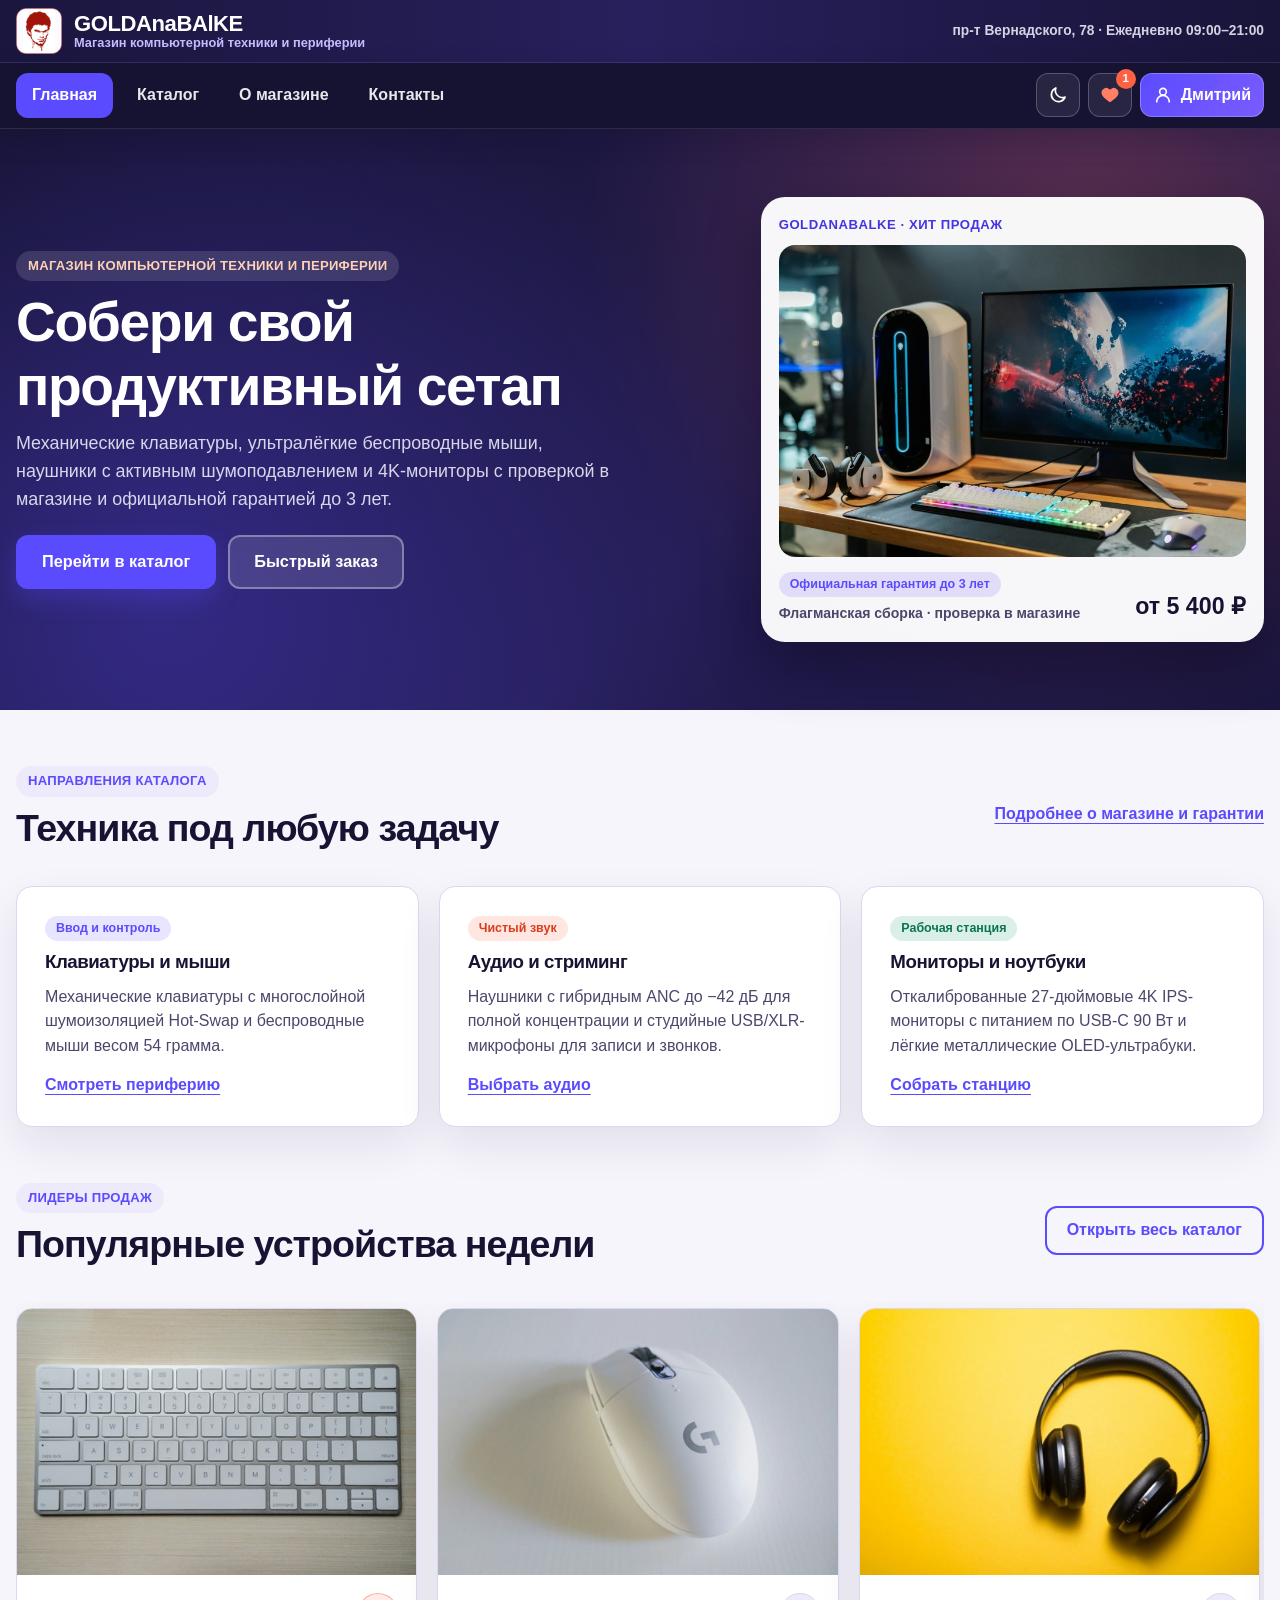
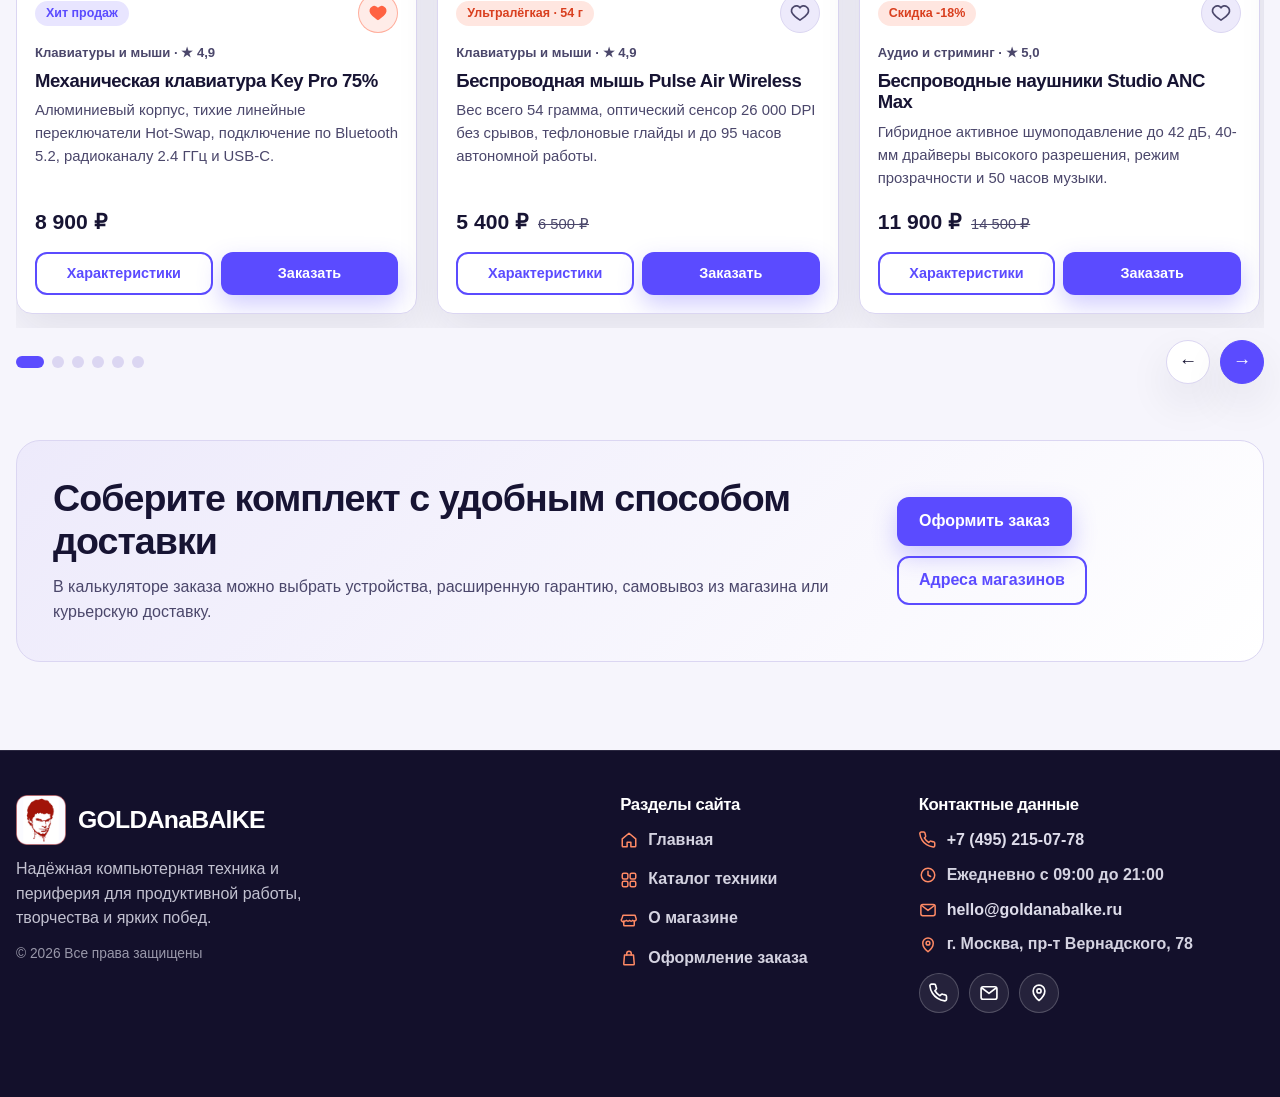
<file: index.html>
<!DOCTYPE html>
<html lang="ru">
<head>
  <meta charset="UTF-8">
  <meta name="viewport" content="width=device-width, initial-scale=1.0">
  <meta name="description" content="GOLDAnaBAlKE — розничный магазин компьютерной техники, механических клавиатур, беспроводных мышей, аудиоустройств и мониторов с официальной гарантией.">
  <title>GOLDAnaBAlKE — Магазин компьютерной техники и периферии</title>
  <script>document.documentElement.dataset.theme=localStorage.getItem('goldanabalke-theme')||'light';</script>
  <link rel="stylesheet" href="css/style.css?v=5">
  <link rel="stylesheet" href="css/responsive.css?v=5">
</head>
<body data-page="home">
  <a class="skip-link" href="#main-content">Перейти к основному содержимому</a>

  <header id="react-header" class="site-header-wrap"></header>

  <main id="main-content" tabindex="-1">
    <section class="hero-band" aria-labelledby="hero-title">
      <div class="container">
        <div class="hero-grid">
          <div class="hero-copy">
            <span class="eyebrow-tag">Магазин компьютерной техники и периферии</span>
            <h1 class="hero-title" id="hero-title">Собери свой продуктивный сетап</h1>
            <p class="hero-lead">
              Механические клавиатуры, ультралёгкие беспроводные мыши, наушники с активным шумоподавлением и 4K-мониторы с проверкой в магазине и официальной гарантией до 3 лет.
            </p>
            <div class="hero-cta-row">
              <a class="btn-volt btn-volt--primary btn-volt--lg" href="catalog.html">Перейти в каталог</a>
              <button class="btn-volt btn-volt--ghost-light btn-volt--lg" type="button" data-open-quick-order="keyboard">Быстрый заказ</button>
            </div>
          </div>

          <div class="hero-showcase-card">
            <p class="hero-showcase-card__tag">GOLDAnaBAlKE · хит продаж</p>
            <picture class="hero-picture">
              <source media="(min-width: 1024px)" srcset="images/hero-setup-800.jpg 800w, images/hero-setup-1200.jpg 1200w" sizes="480px">
              <img
                class="hero-showcase-card__img"
                src="images/hero-setup-800.jpg"
                srcset="images/hero-setup-480.jpg 480w, images/hero-setup-800.jpg 800w, images/hero-setup-1200.jpg 1200w"
                sizes="(max-width: 767px) 92vw, 480px"
                alt="Современное рабочее место с монитором, механической клавиатурой, беспроводной мышью и гарнитурой"
                width="1200"
                height="800"
              >
            </picture>
            <div class="hero-showcase-card__foot">
              <div>
                <span class="badge-pill badge-pill--violet">Официальная гарантия до 3 лет</span>
                <p class="hero-showcase-card__sub">Флагманская сборка · проверка в магазине</p>
              </div>
              <p class="hero-showcase-card__price">от 5 400 ₽</p>
            </div>
          </div>
        </div>
      </div>
    </section>

    <section class="container section-block" aria-labelledby="directions-title">
      <div class="section-header-split">
        <div>
          <span class="eyebrow-tag">Направления каталога</span>
          <h2 class="section-h2" id="directions-title">Техника под любую задачу</h2>
        </div>
        <a class="text-arrow-link" href="about.html">Подробнее о магазине и гарантии</a>
      </div>

      <div class="pillars-grid">
        <article class="pillar-card">
          <span class="badge-pill badge-pill--violet">Ввод и контроль</span>
          <h3>Клавиатуры и мыши</h3>
          <p>Механические клавиатуры с многослойной шумоизоляцией Hot-Swap и беспроводные мыши весом 54 грамма.</p>
          <a class="text-arrow-link" href="catalog.html?cat=peripherals">Смотреть периферию</a>
        </article>

        <article class="pillar-card">
          <span class="badge-pill badge-pill--coral">Чистый звук</span>
          <h3>Аудио и стриминг</h3>
          <p>Наушники с гибридным ANC до −42 дБ для полной концентрации и студийные USB/XLR-микрофоны для записи и звонков.</p>
          <a class="text-arrow-link" href="catalog.html?cat=audio">Выбрать аудио</a>
        </article>

        <article class="pillar-card">
          <span class="badge-pill badge-pill--mint">Рабочая станция</span>
          <h3>Мониторы и ноутбуки</h3>
          <p>Откалиброванные 27-дюймовые 4K IPS-мониторы с питанием по USB-C 90 Вт и лёгкие металлические OLED-ультрабуки.</p>
          <a class="text-arrow-link" href="catalog.html?cat=workstation">Собрать станцию</a>
        </article>
      </div>
    </section>

    <section class="container section-block" aria-labelledby="featured-title">
      <div class="section-header-split">
        <div>
          <span class="eyebrow-tag">Лидеры продаж</span>
          <h2 class="section-h2" id="featured-title">Популярные устройства недели</h2>
        </div>
        <a class="btn-volt btn-volt--outline" href="catalog.html">Открыть весь каталог</a>
      </div>

      <div id="react-home-featured"></div>
    </section>

    <section class="container section-block section-block--last" aria-labelledby="cta-calc-title">
      <div class="cta-strip">
        <div>
          <h2 class="section-h2" id="cta-calc-title">Соберите комплект с удобным способом доставки</h2>
          <p class="muted-note">В калькуляторе заказа можно выбрать устройства, расширенную гарантию, самовывоз из магазина или курьерскую доставку.</p>
        </div>
        <div class="cta-strip__btns">
          <a class="btn-volt btn-volt--primary" href="order.html">Оформить заказ</a>
          <a class="btn-volt btn-volt--outline" href="contacts.html">Адреса магазинов</a>
        </div>
      </div>
    </section>
  </main>

  <footer id="react-footer" class="site-footer"></footer>
  <div id="react-floating-widgets"></div>

  <script src="js/vendor/react.production.min.js"></script>
  <script src="js/vendor/react-dom.production.min.js"></script>
  <script src="js/logic.js?v=5"></script>
  <script src="js/components-shell.js?v=5"></script>
  <script src="js/components-pages.js?v=5"></script>
</body>
</html>
</file>
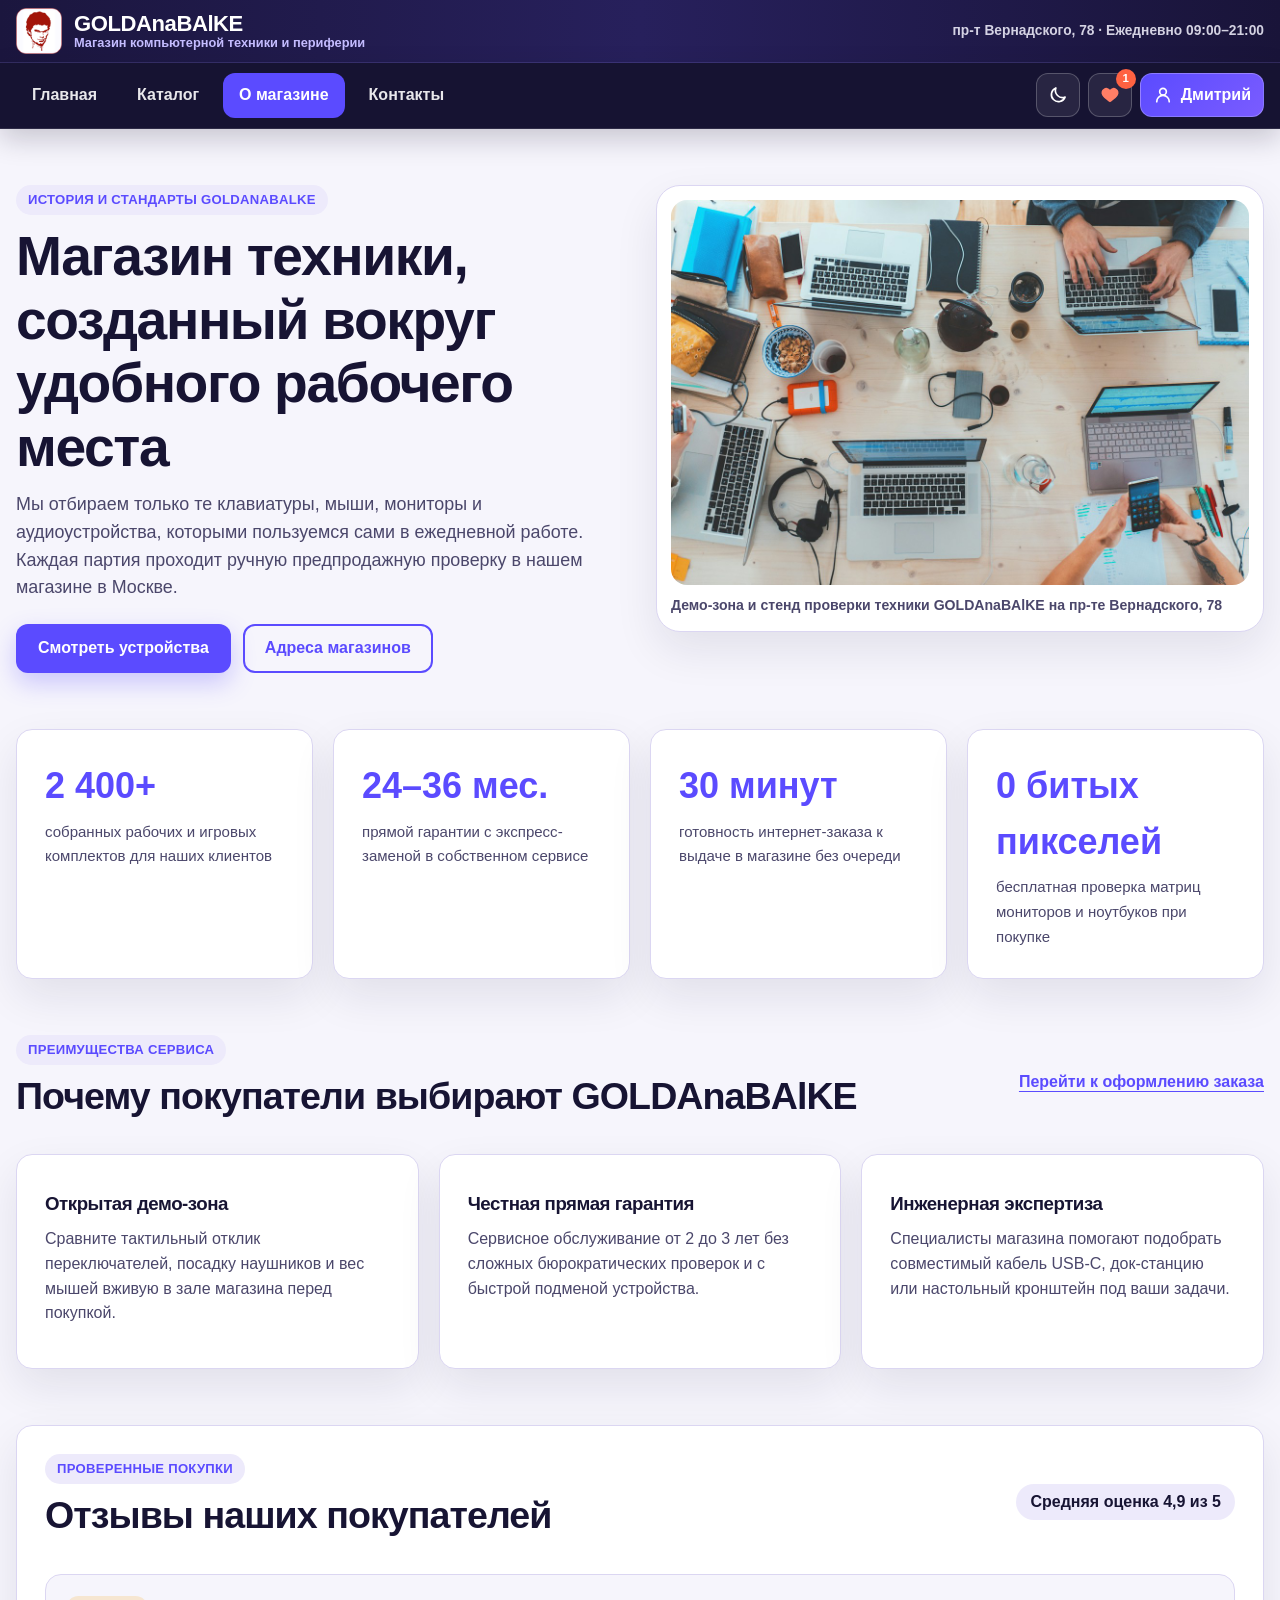
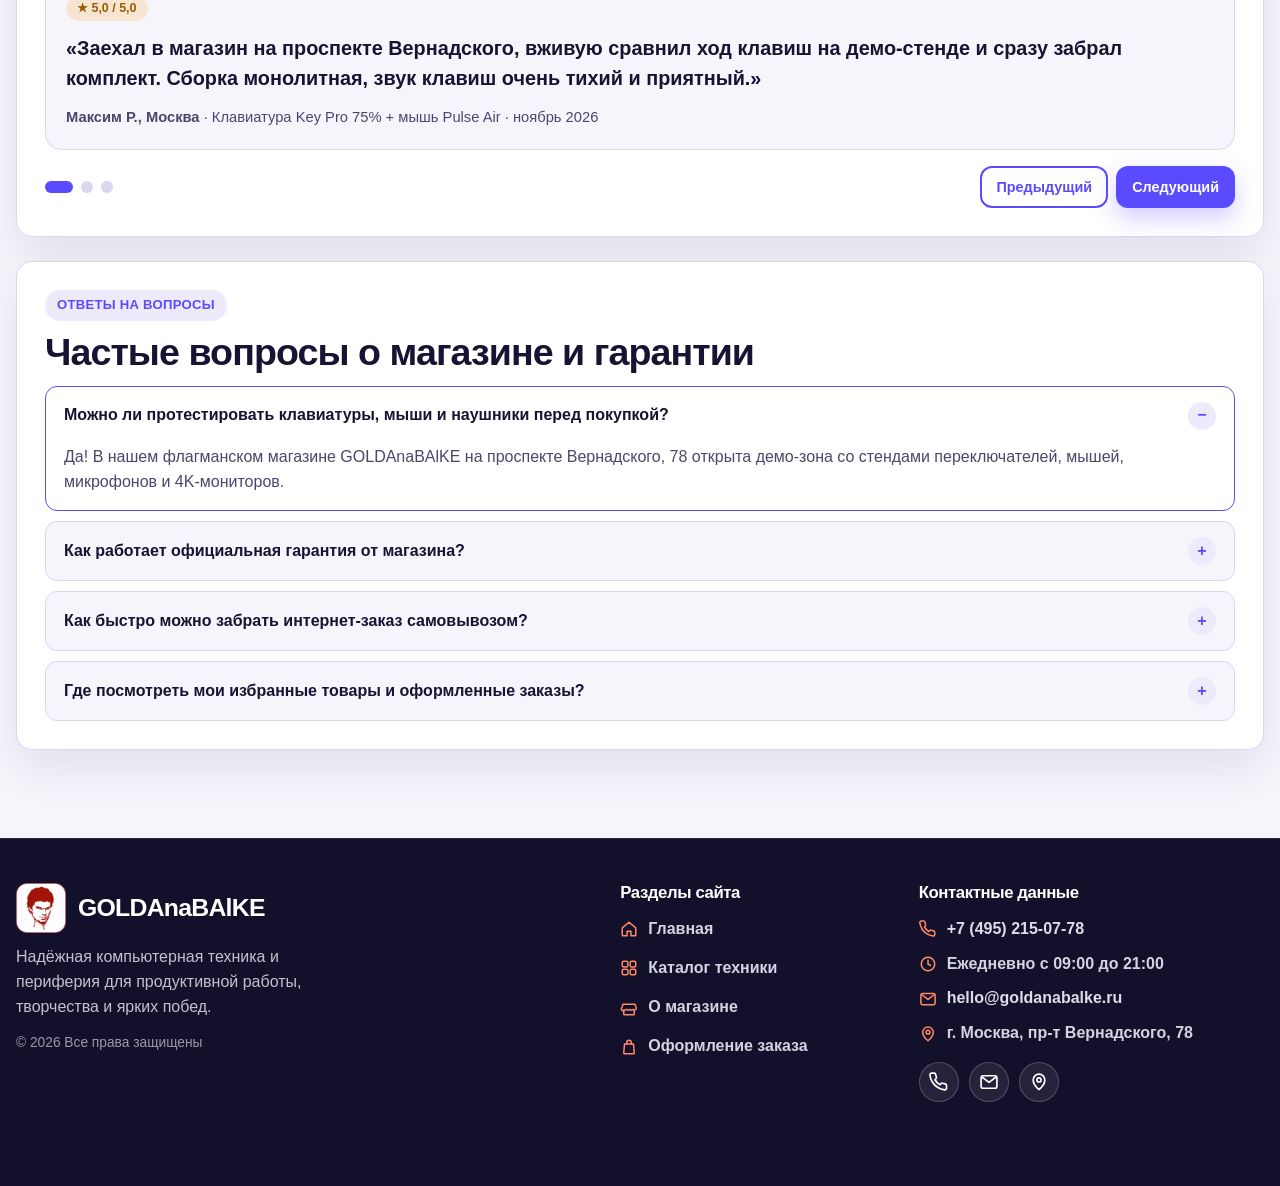
<file: about.html>
<!DOCTYPE html>
<html lang="ru">
<head>
  <meta charset="UTF-8">
  <meta name="viewport" content="width=device-width, initial-scale=1.0">
  <meta name="description" content="О магазине GOLDAnaBAlKE: демо-зона техники в Москве, стандарты проверки, официальная гарантия, отзывы покупателей и частые вопросы.">
  <title>О магазине — GOLDAnaBAlKE</title>
  <script>document.documentElement.dataset.theme=localStorage.getItem('goldanabalke-theme')||'light';</script>
  <link rel="stylesheet" href="css/style.css?v=4">
  <link rel="stylesheet" href="css/responsive.css?v=4">
</head>
<body data-page="about">
  <a class="skip-link" href="#main-content">Перейти к основному содержимому</a>

  <header id="react-header" class="site-header-wrap"></header>

  <main id="main-content" tabindex="-1">
    <section class="container section-block" aria-labelledby="about-title">
      <div class="product-hero-grid">
        <div>
          <span class="eyebrow-tag">История и стандарты GOLDAnaBAlKE</span>
          <h1 class="page-h1" id="about-title">Магазин техники, созданный вокруг удобного рабочего места</h1>
          <p class="lead-paragraph">
            Мы отбираем только те клавиатуры, мыши, мониторы и аудиоустройства, которыми пользуемся сами в ежедневной работе. Каждая партия проходит ручную предпродажную проверку в нашем магазине в Москве.
          </p>
          <div class="hero-cta-row">
            <a class="btn-volt btn-volt--primary" href="catalog.html">Смотреть устройства</a>
            <a class="btn-volt btn-volt--outline" href="contacts.html">Адреса магазинов</a>
          </div>
        </div>

        <figure class="framed-figure">
          <picture>
            <source media="(min-width: 1024px)" srcset="images/store-showroom-1200.jpg 1200w" sizes="560px">
            <img
              src="images/store-showroom-800.jpg"
              srcset="images/store-showroom-480.jpg 480w, images/store-showroom-800.jpg 800w, images/store-showroom-1200.jpg 1200w"
              sizes="(max-width: 1023px) 92vw, 560px"
              alt="Команда специалистов GOLDAnaBAlKE тестирует ноутбуки и компьютерную периферию в зале магазина"
              width="1200"
              height="800"
            >
          </picture>
          <figcaption>Демо-зона и стенд проверки техники GOLDAnaBAlKE на пр-те Вернадского, 78</figcaption>
        </figure>
      </div>
    </section>

    <section class="container section-block" aria-labelledby="stats-title">
      <h2 class="visually-hidden" id="stats-title">Ключевые показатели магазина</h2>
      <div class="stats-four-grid">
        <div class="stat-tile">
          <strong>2 400+</strong>
          <span>собранных рабочих и игровых комплектов для наших клиентов</span>
        </div>
        <div class="stat-tile">
          <strong>24–36 мес.</strong>
          <span>прямой гарантии с экспресс-заменой в собственном сервисе</span>
        </div>
        <div class="stat-tile">
          <strong>30 минут</strong>
          <span>готовность интернет-заказа к выдаче в магазине без очереди</span>
        </div>
        <div class="stat-tile">
          <strong>0 битых пикселей</strong>
          <span>бесплатная проверка матриц мониторов и ноутбуков при покупке</span>
        </div>
      </div>
    </section>

    <section class="container section-block" aria-labelledby="why-title">
      <div class="section-header-split">
        <div>
          <span class="eyebrow-tag">Преимущества сервиса</span>
          <h2 class="section-h2" id="why-title">Почему покупатели выбирают GOLDAnaBAlKE</h2>
        </div>
        <a class="text-arrow-link" href="order.html">Перейти к оформлению заказа</a>
      </div>

      <div class="pillars-grid">
        <article class="pillar-card">
          <h3>Открытая демо-зона</h3>
          <p>Сравните тактильный отклик переключателей, посадку наушников и вес мышей вживую в зале магазина перед покупкой.</p>
        </article>
        <article class="pillar-card">
          <h3>Честная прямая гарантия</h3>
          <p>Сервисное обслуживание от 2 до 3 лет без сложных бюрократических проверок и с быстрой подменой устройства.</p>
        </article>
        <article class="pillar-card">
          <h3>Инженерная экспертиза</h3>
          <p>Специалисты магазина помогают подобрать совместимый кабель USB-C, док-станцию или настольный кронштейн под ваши задачи.</p>
        </article>
      </div>
    </section>

    <section class="container section-block section-block--last" aria-label="Отзывы и частые вопросы">
      <div id="react-about-app"></div>
    </section>
  </main>

  <footer id="react-footer" class="site-footer"></footer>
  <div id="react-floating-widgets"></div>

  <script src="js/vendor/react.production.min.js"></script>
  <script src="js/vendor/react-dom.production.min.js"></script>
  <script src="js/logic.js?v=4"></script>
  <script src="js/components-shell.js?v=4"></script>
  <script src="js/components-pages.js?v=4"></script>
</body>
</html>
</file>
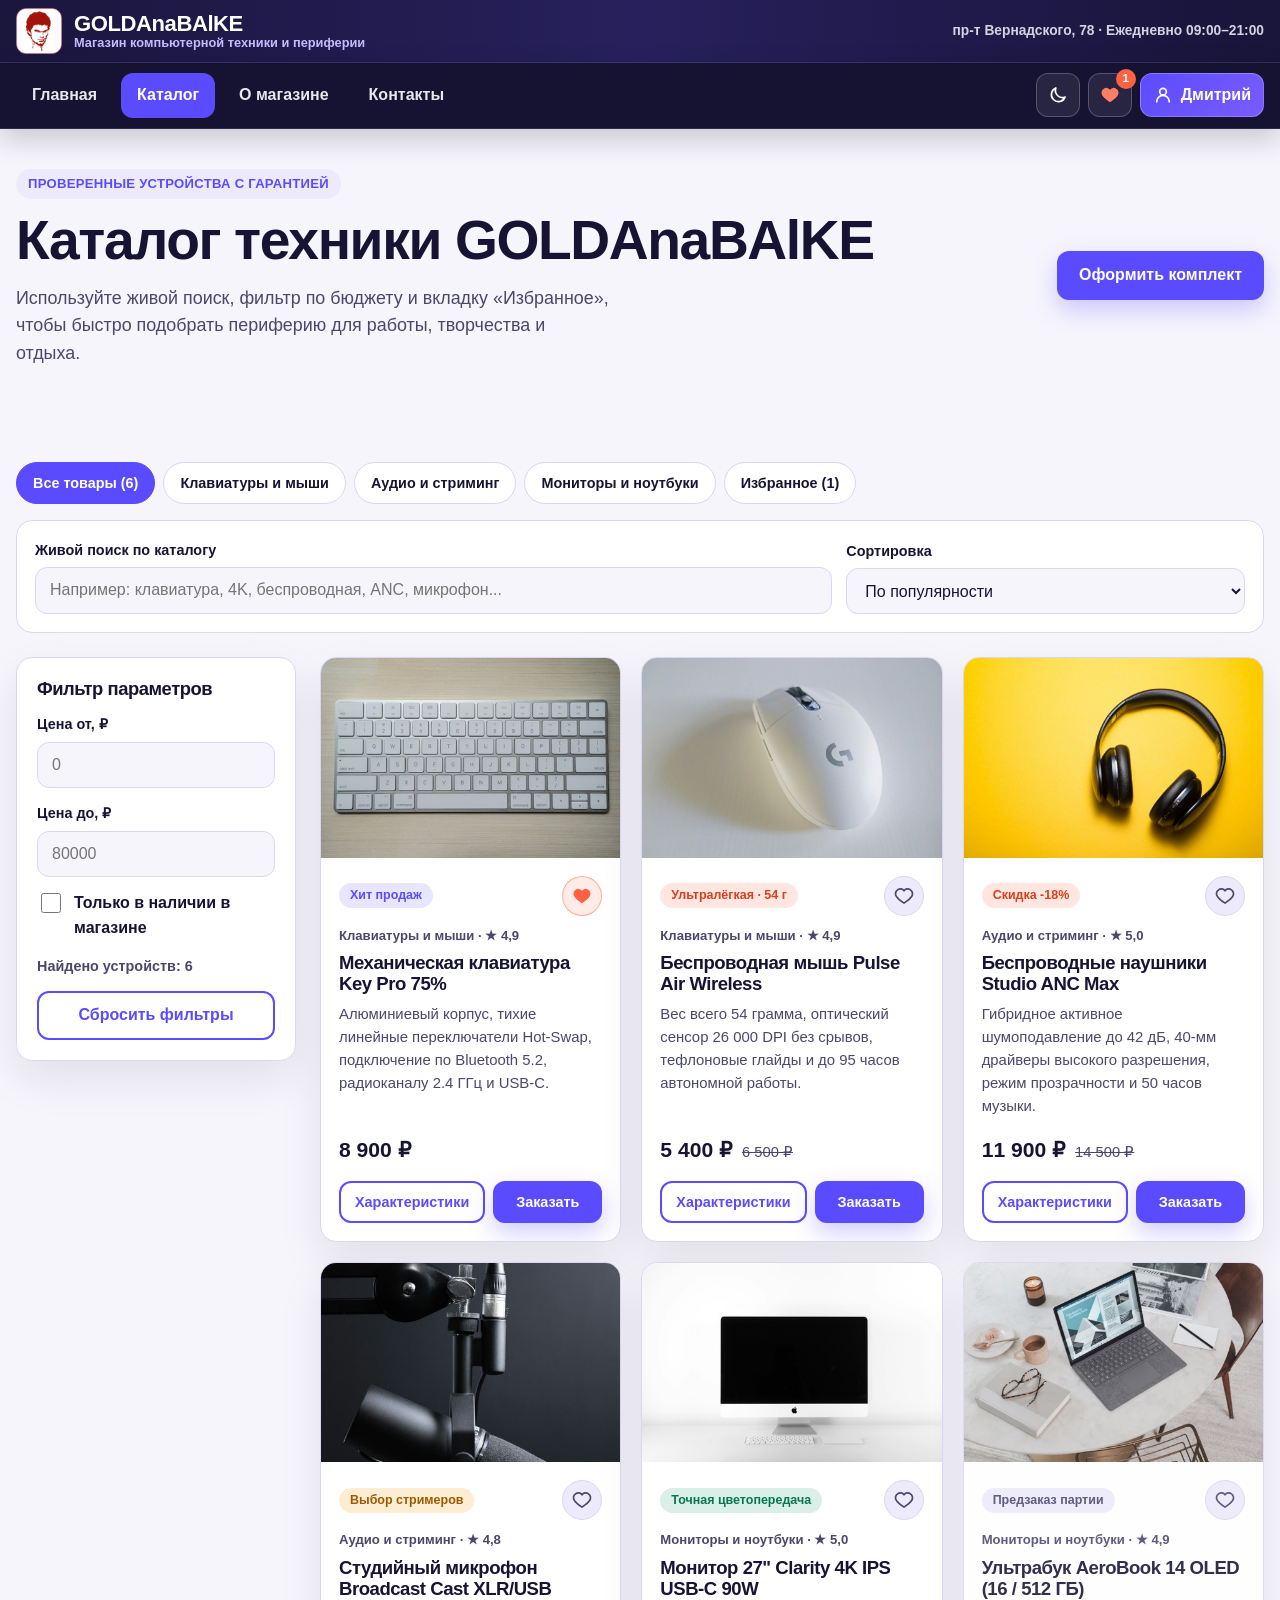
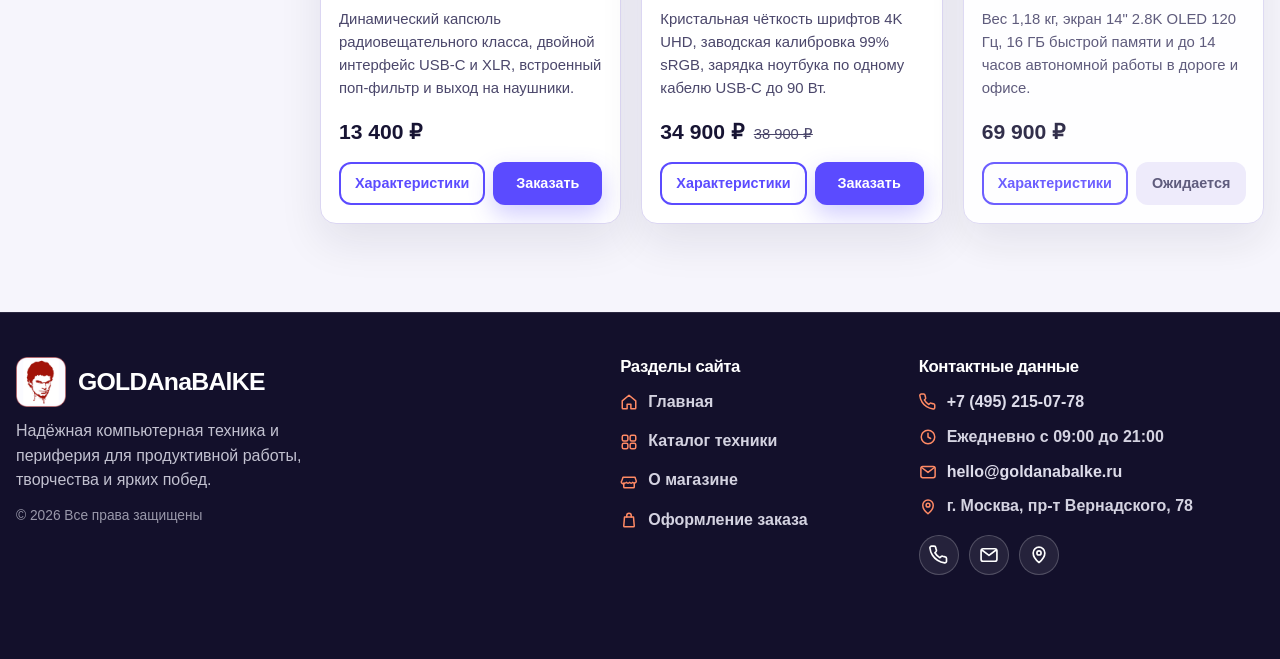
<file: catalog.html>
<!DOCTYPE html>
<html lang="ru">
<head>
  <meta charset="UTF-8">
  <meta name="viewport" content="width=device-width, initial-scale=1.0">
  <meta name="description" content="Каталог компьютерной периферии, аудиоустройств, мониторов и ультрабуков GOLDAnaBAlKE с живым поиском, фильтрами и избранным.">
  <title>Каталог техники — GOLDAnaBAlKE</title>
  <script>document.documentElement.dataset.theme=localStorage.getItem('goldanabalke-theme')||'light';</script>
  <link rel="stylesheet" href="css/style.css?v=4">
  <link rel="stylesheet" href="css/responsive.css?v=4">
</head>
<body data-page="catalog">
  <a class="skip-link" href="#main-content">Перейти к основному содержимому</a>

  <header id="react-header" class="site-header-wrap"></header>

  <main id="main-content" tabindex="-1">
    <section class="container section-block section-block--tight" aria-labelledby="catalog-page-title">
      <div class="section-header-split">
        <div>
          <span class="eyebrow-tag">Проверенные устройства с гарантией</span>
          <h1 class="page-h1" id="catalog-page-title">Каталог техники GOLDAnaBAlKE</h1>
          <p class="lead-paragraph">
            Используйте живой поиск, фильтр по бюджету и вкладку «Избранное», чтобы быстро подобрать периферию для работы, творчества и отдыха.
          </p>
        </div>
        <a class="btn-volt btn-volt--primary" href="order.html">Оформить комплект</a>
      </div>
    </section>

    <section class="container section-block section-block--last" aria-label="Фильтрация и список устройств">
      <div id="react-catalog-app"></div>
    </section>
  </main>

  <footer id="react-footer" class="site-footer"></footer>
  <div id="react-floating-widgets"></div>

  <script src="js/vendor/react.production.min.js"></script>
  <script src="js/vendor/react-dom.production.min.js"></script>
  <script src="js/logic.js?v=4"></script>
  <script src="js/components-shell.js?v=4"></script>
  <script src="js/components-pages.js?v=4"></script>
</body>
</html>
</file>
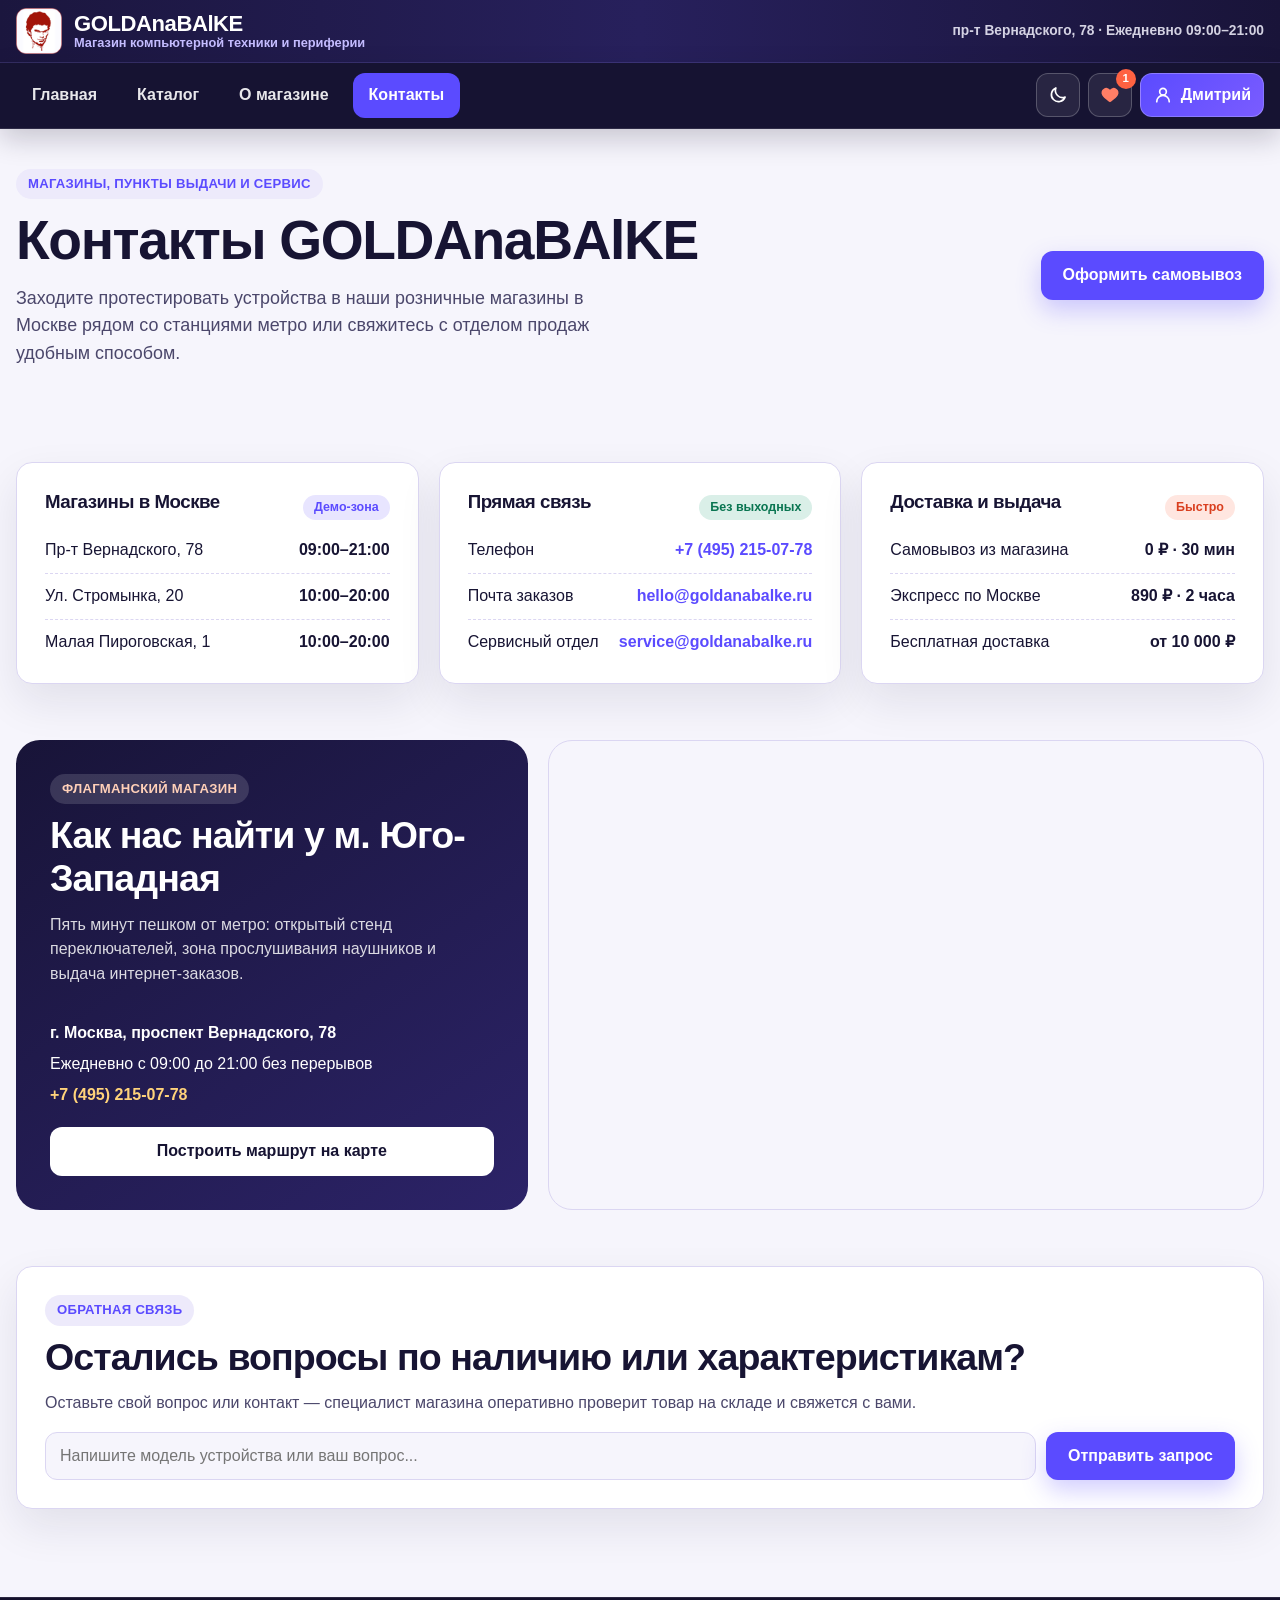
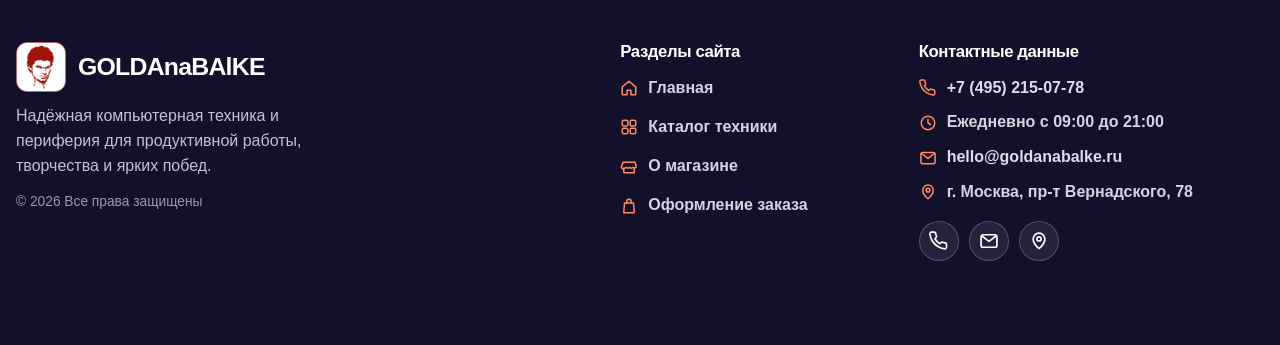
<file: contacts.html>
<!DOCTYPE html>
<html lang="ru">
<head>
  <meta charset="UTF-8">
  <meta name="viewport" content="width=device-width, initial-scale=1.0">
  <meta name="description" content="Контакты, адреса магазинов и карта проезда магазина техники GOLDAnaBAlKE в Москве.">
  <title>Контакты и магазины — GOLDAnaBAlKE</title>
  <script>document.documentElement.dataset.theme=localStorage.getItem('goldanabalke-theme')||'light';</script>
  <link rel="stylesheet" href="css/style.css?v=4">
  <link rel="stylesheet" href="css/responsive.css?v=4">
</head>
<body data-page="contacts">
  <a class="skip-link" href="#main-content">Перейти к основному содержимому</a>

  <header id="react-header" class="site-header-wrap"></header>

  <main id="main-content" tabindex="-1">
    <section class="container section-block section-block--tight" aria-labelledby="contacts-page-title">
      <div class="section-header-split">
        <div>
          <span class="eyebrow-tag">Магазины, пункты выдачи и сервис</span>
          <h1 class="page-h1" id="contacts-page-title">Контакты GOLDAnaBAlKE</h1>
          <p class="lead-paragraph">
            Заходите протестировать устройства в наши розничные магазины в Москве рядом со станциями метро или свяжитесь с отделом продаж удобным способом.
          </p>
        </div>
        <a class="btn-volt btn-volt--primary" href="order.html">Оформить самовывоз</a>
      </div>
    </section>

    <section class="container section-block" aria-labelledby="channels-title">
      <h2 class="visually-hidden" id="channels-title">Адреса и способы связи</h2>
      <div class="pillars-grid">
        <article class="surface-card info-list-card">
          <div class="device-card__top">
            <h3>Магазины в Москве</h3>
            <span class="badge-pill badge-pill--violet">Демо-зона</span>
          </div>
          <ul class="keyval-list">
            <li><span>Пр-т Вернадского, 78</span><strong>09:00–21:00</strong></li>
            <li><span>Ул. Стромынка, 20</span><strong>10:00–20:00</strong></li>
            <li><span>Малая Пироговская, 1</span><strong>10:00–20:00</strong></li>
          </ul>
        </article>

        <article class="surface-card info-list-card">
          <div class="device-card__top">
            <h3>Прямая связь</h3>
            <span class="badge-pill badge-pill--mint">Без выходных</span>
          </div>
          <ul class="keyval-list">
            <li><span>Телефон</span><strong><a href="tel:+74952150778">+7 (495) 215-07-78</a></strong></li>
            <li><span>Почта заказов</span><strong><a href="mailto:hello@goldanabalke.ru">hello@goldanabalke.ru</a></strong></li>
            <li><span>Сервисный отдел</span><strong><a href="mailto:service@goldanabalke.ru">service@goldanabalke.ru</a></strong></li>
          </ul>
        </article>

        <article class="surface-card info-list-card">
          <div class="device-card__top">
            <h3>Доставка и выдача</h3>
            <span class="badge-pill badge-pill--coral">Быстро</span>
          </div>
          <ul class="keyval-list">
            <li><span>Самовывоз из магазина</span><strong>0 ₽ · 30 мин</strong></li>
            <li><span>Экспресс по Москве</span><strong>890 ₽ · 2 часа</strong></li>
            <li><span>Бесплатная доставка</span><strong>от 10 000 ₽</strong></li>
          </ul>
        </article>
      </div>
    </section>

    <section class="container section-block" aria-labelledby="map-section-title">
      <div class="map-split-grid">
        <div class="visit-card">
          <div>
            <span class="eyebrow-tag">Флагманский магазин</span>
            <h2 class="section-h2" id="map-section-title">Как нас найти у м. Юго-Западная</h2>
            <p class="visit-card__lead">
              Пять минут пешком от метро: открытый стенд переключателей, зона прослушивания наушников и выдача интернет-заказов.
            </p>
          </div>
          <address class="visit-card__addr">
            <strong>г. Москва, проспект Вернадского, 78</strong>
            <span>Ежедневно с 09:00 до 21:00 без перерывов</span>
            <a href="tel:+74952150778">+7 (495) 215-07-78</a>
          </address>
          <a
            class="btn-volt btn-volt--light"
            href="https://yandex.ru/maps/?ll=37.480000%2C55.669900&amp;mode=routes&amp;rtext=~55.669900%2C37.480000&amp;rtt=auto&amp;z=16"
            target="_blank"
            rel="noopener noreferrer"
          >Построить маршрут на карте</a>
        </div>

        <div class="map-embed-card">
          <iframe
            src="https://yandex.ru/map-widget/v1/?ll=37.480000%2C55.669900&amp;z=16&amp;pt=37.480000%2C55.669900%2Cpm2rdm"
            width="960"
            height="460"
            loading="lazy"
            title="Флагманский магазин GOLDAnaBAlKE на карте Москвы"
            allowfullscreen
          ></iframe>
        </div>
      </div>
    </section>

    <section class="container section-block section-block--last" aria-label="Форма обратной связи">
      <div id="react-contacts-feedback"></div>
    </section>
  </main>

  <footer id="react-footer" class="site-footer"></footer>
  <div id="react-floating-widgets"></div>

  <script src="js/vendor/react.production.min.js"></script>
  <script src="js/vendor/react-dom.production.min.js"></script>
  <script src="js/logic.js?v=4"></script>
  <script src="js/components-shell.js?v=4"></script>
  <script src="js/components-pages.js?v=4"></script>
</body>
</html>
</file>
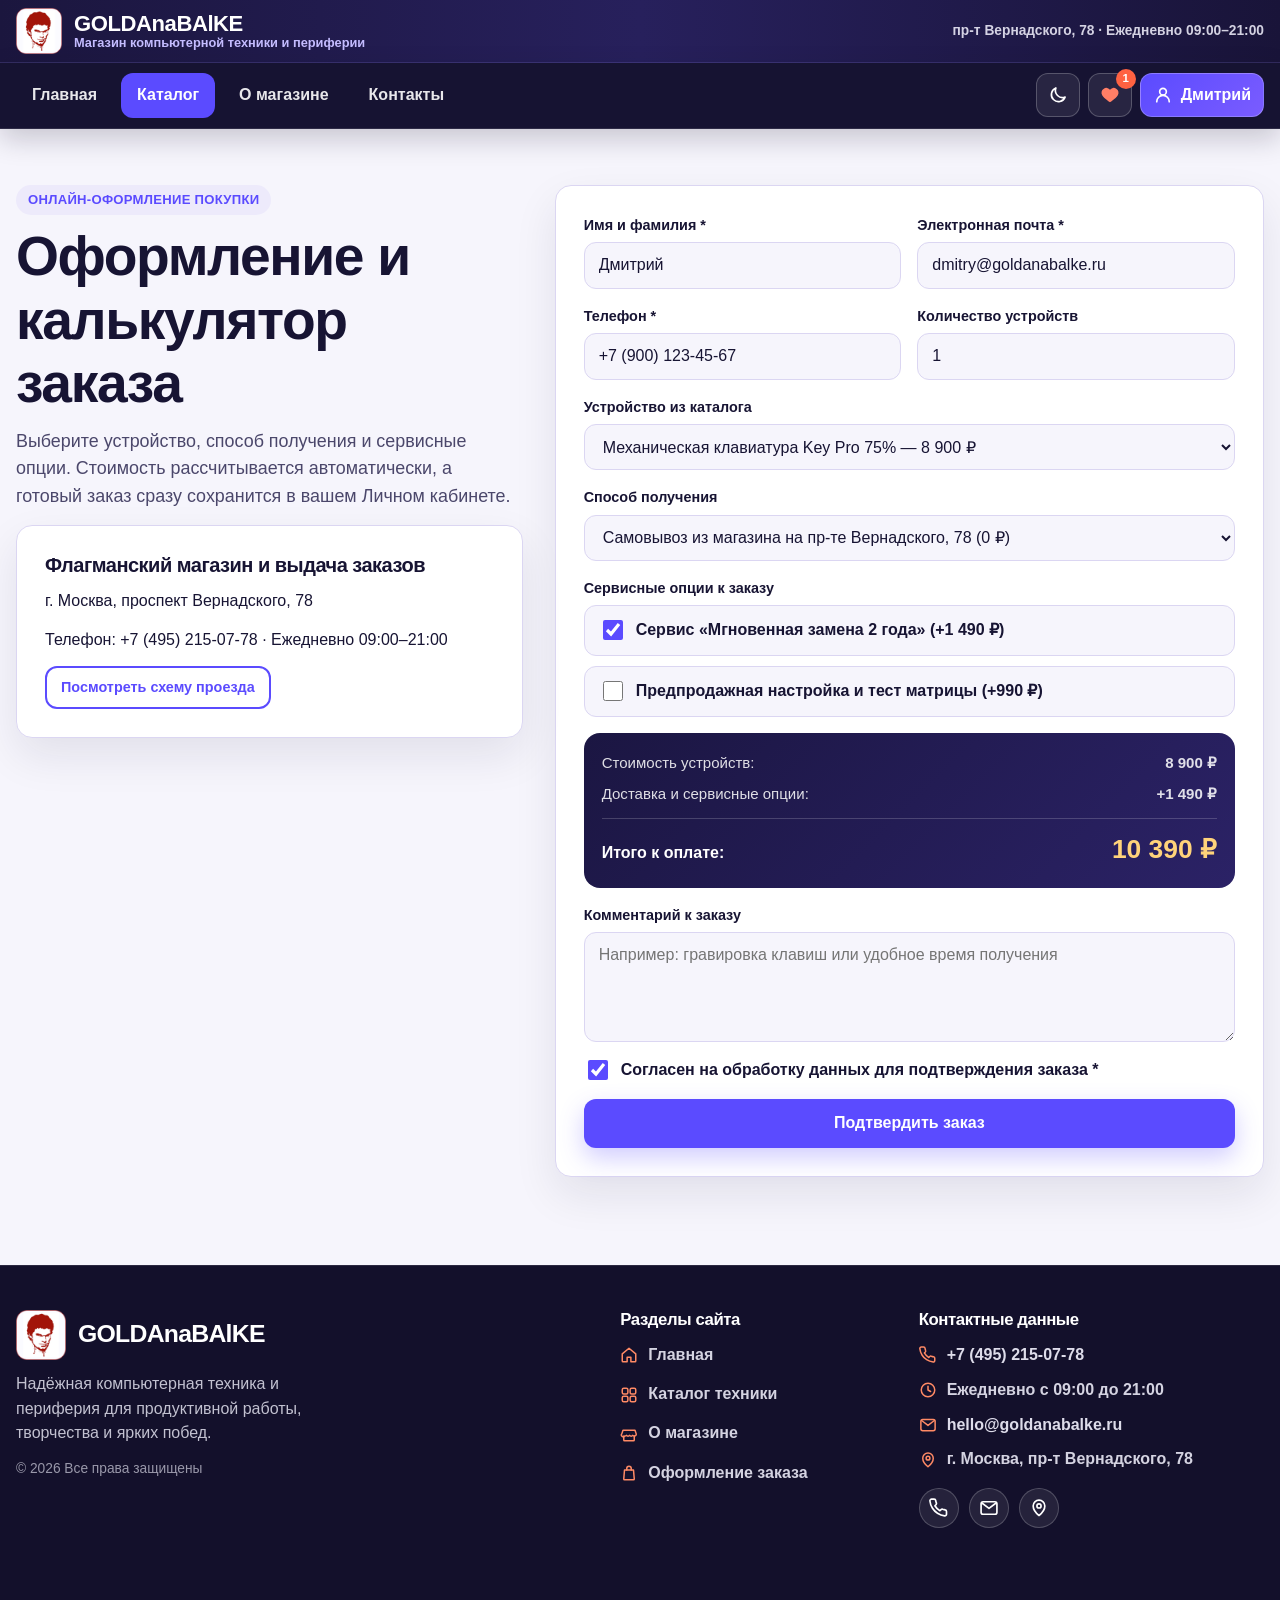
<file: order.html>
<!DOCTYPE html>
<html lang="ru">
<head>
  <meta charset="UTF-8">
  <meta name="viewport" content="width=device-width, initial-scale=1.0">
  <meta name="description" content="Калькулятор стоимости заказа и онлайн-оформление покупки в магазине техники GOLDAnaBAlKE.">
  <title>Оформление и калькулятор заказа — GOLDAnaBAlKE</title>
  <script>document.documentElement.dataset.theme=localStorage.getItem('goldanabalke-theme')||'light';</script>
  <link rel="stylesheet" href="css/style.css?v=4">
  <link rel="stylesheet" href="css/responsive.css?v=4">
</head>
<body data-page="catalog">
  <a class="skip-link" href="#main-content">Перейти к основному содержимому</a>

  <header id="react-header" class="site-header-wrap"></header>

  <main id="main-content" tabindex="-1">
    <div class="container section-block section-block--last">
      <div id="react-order-app"></div>
    </div>
  </main>

  <footer id="react-footer" class="site-footer"></footer>
  <div id="react-floating-widgets"></div>

  <script src="js/vendor/react.production.min.js"></script>
  <script src="js/vendor/react-dom.production.min.js"></script>
  <script src="js/logic.js?v=4"></script>
  <script src="js/components-shell.js?v=4"></script>
  <script src="js/components-pages.js?v=4"></script>
</body>
</html>
</file>
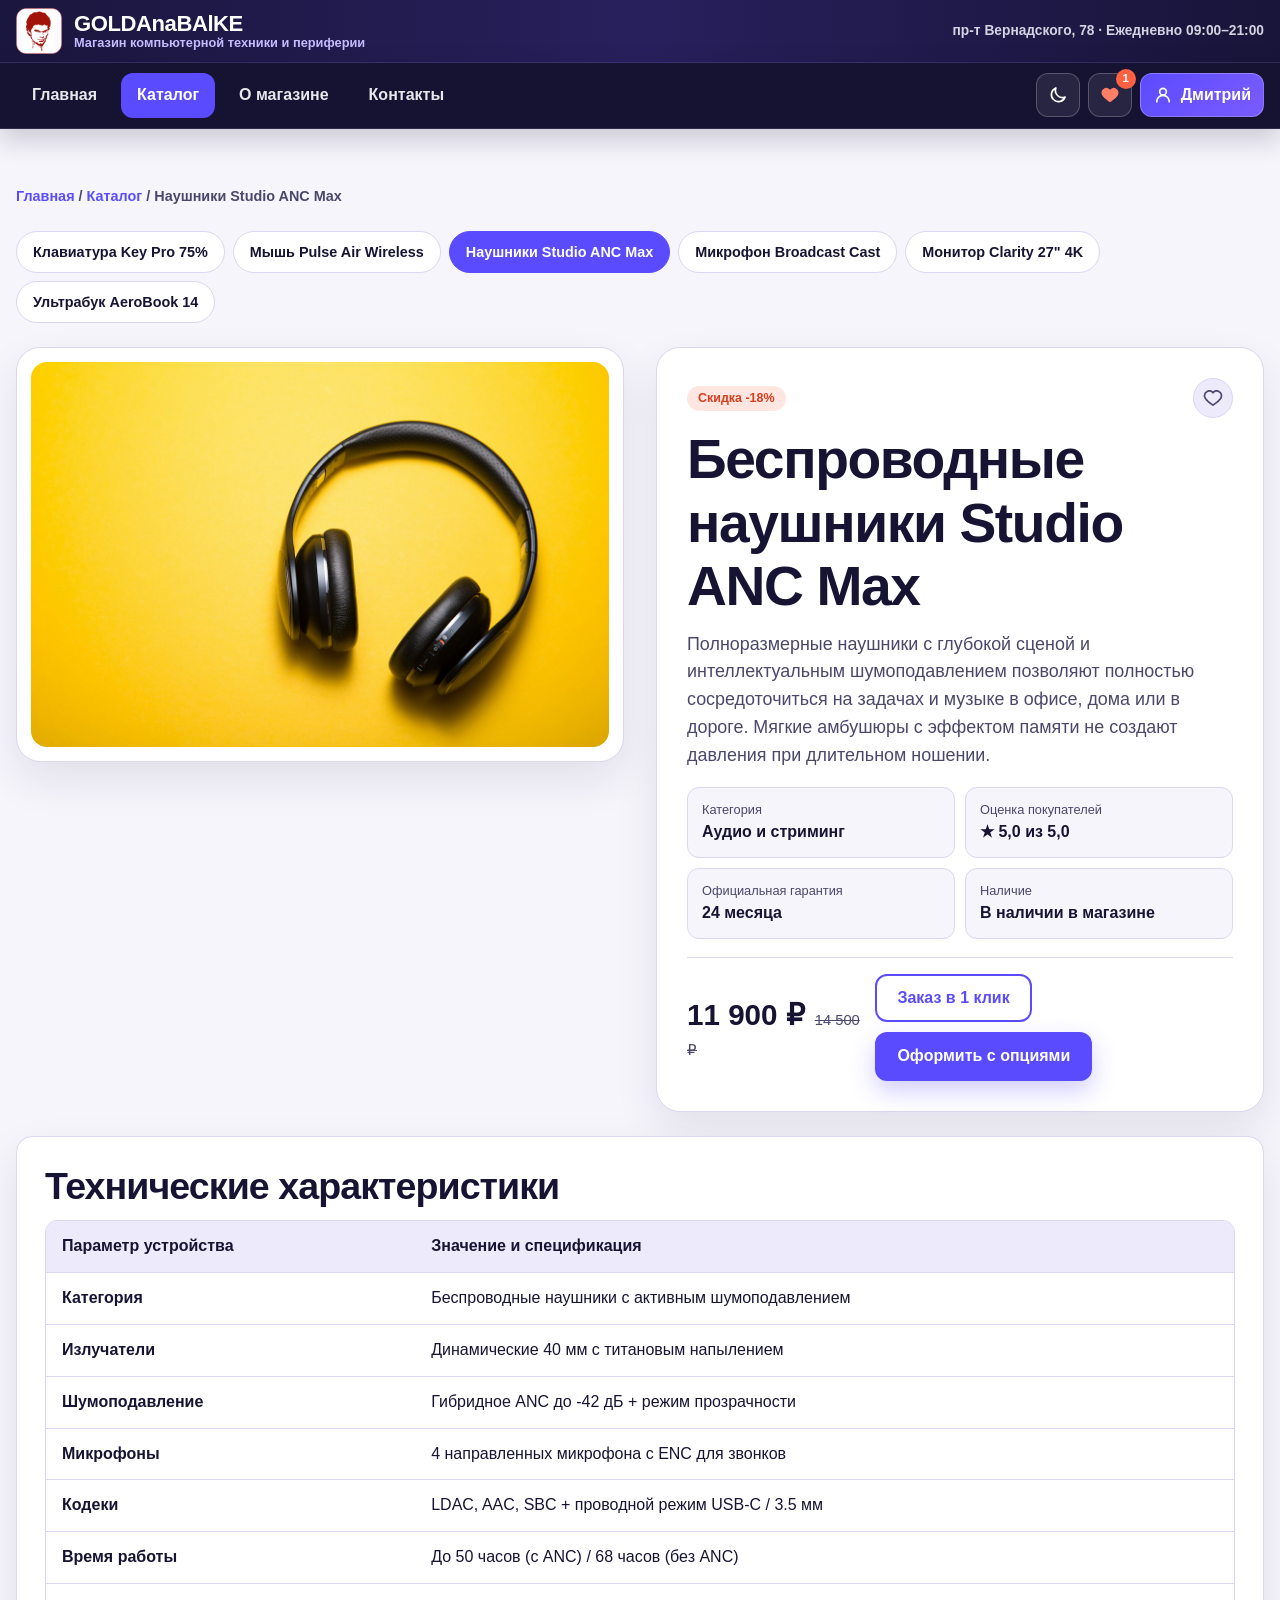
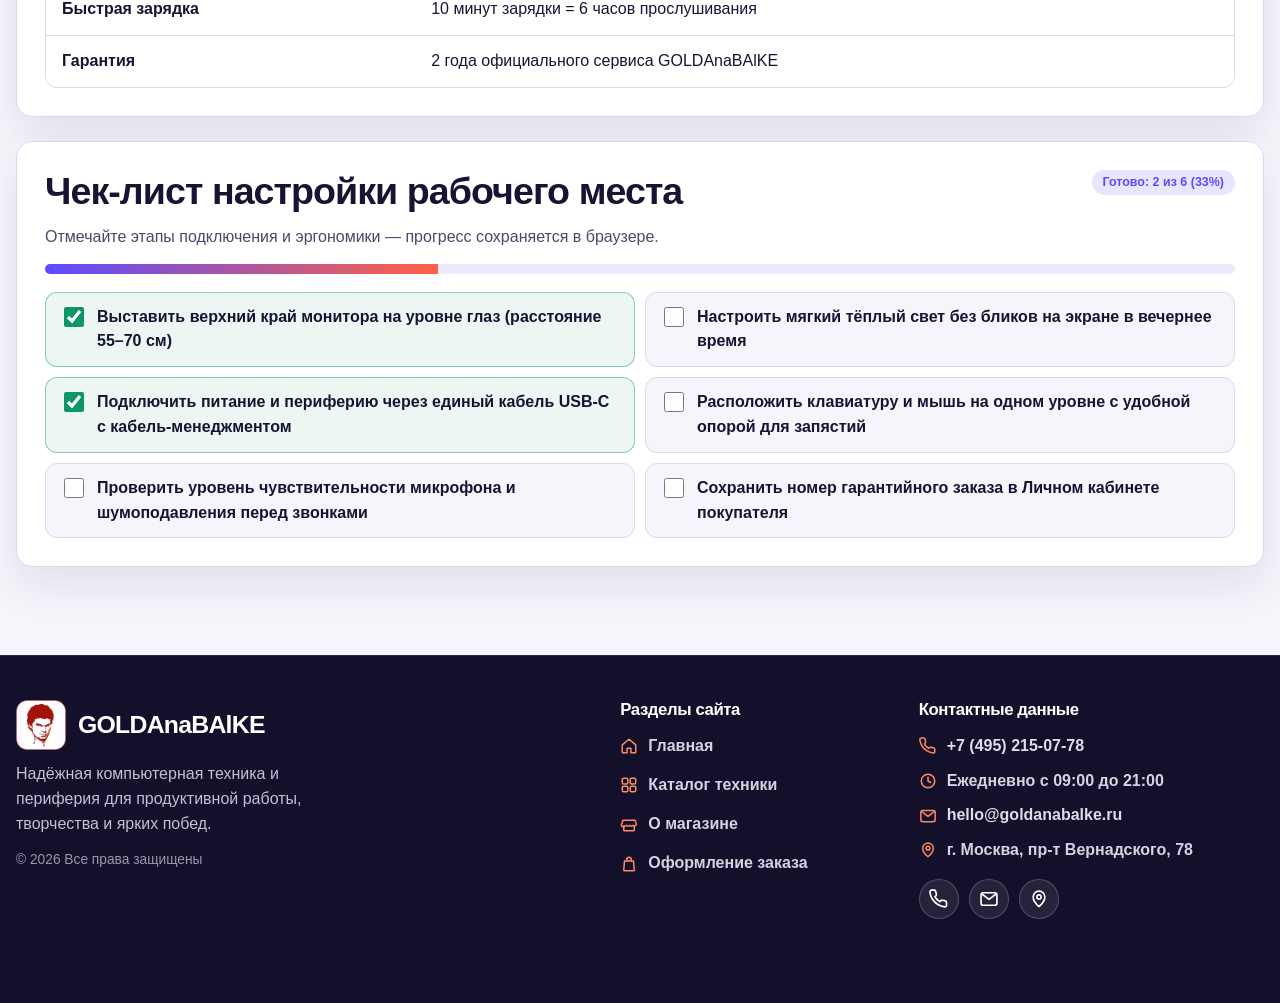
<file: product-headset.html>
<!DOCTYPE html>
<html lang="ru">
<head>
  <meta charset="UTF-8">
  <meta name="viewport" content="width=device-width, initial-scale=1.0">
  <meta name="description" content="Беспроводные наушники Studio ANC Max — характеристики и заказ в GOLDAnaBAlKE.">
  <title>Наушники Studio ANC Max — GOLDAnaBAlKE</title>
  <script>document.documentElement.dataset.theme=localStorage.getItem('goldanabalke-theme')||'light';</script>
  <link rel="stylesheet" href="css/style.css?v=4">
  <link rel="stylesheet" href="css/responsive.css?v=4">
</head>
<body data-page="catalog">
  <a class="skip-link" href="#main-content">Перейти к основному содержимому</a>
  <header id="react-header" class="site-header-wrap"></header>
  <main id="main-content" tabindex="-1">
    <div class="container section-block section-block--last">
      <div id="react-product-app" data-default-product="headset"></div>
    </div>
  </main>
  <footer id="react-footer" class="site-footer"></footer>
  <div id="react-floating-widgets"></div>
  <script src="js/vendor/react.production.min.js"></script>
  <script src="js/vendor/react-dom.production.min.js"></script>
  <script src="js/logic.js?v=4"></script>
  <script src="js/components-shell.js?v=4"></script>
  <script src="js/components-pages.js?v=4"></script>
</body>
</html>
</file>
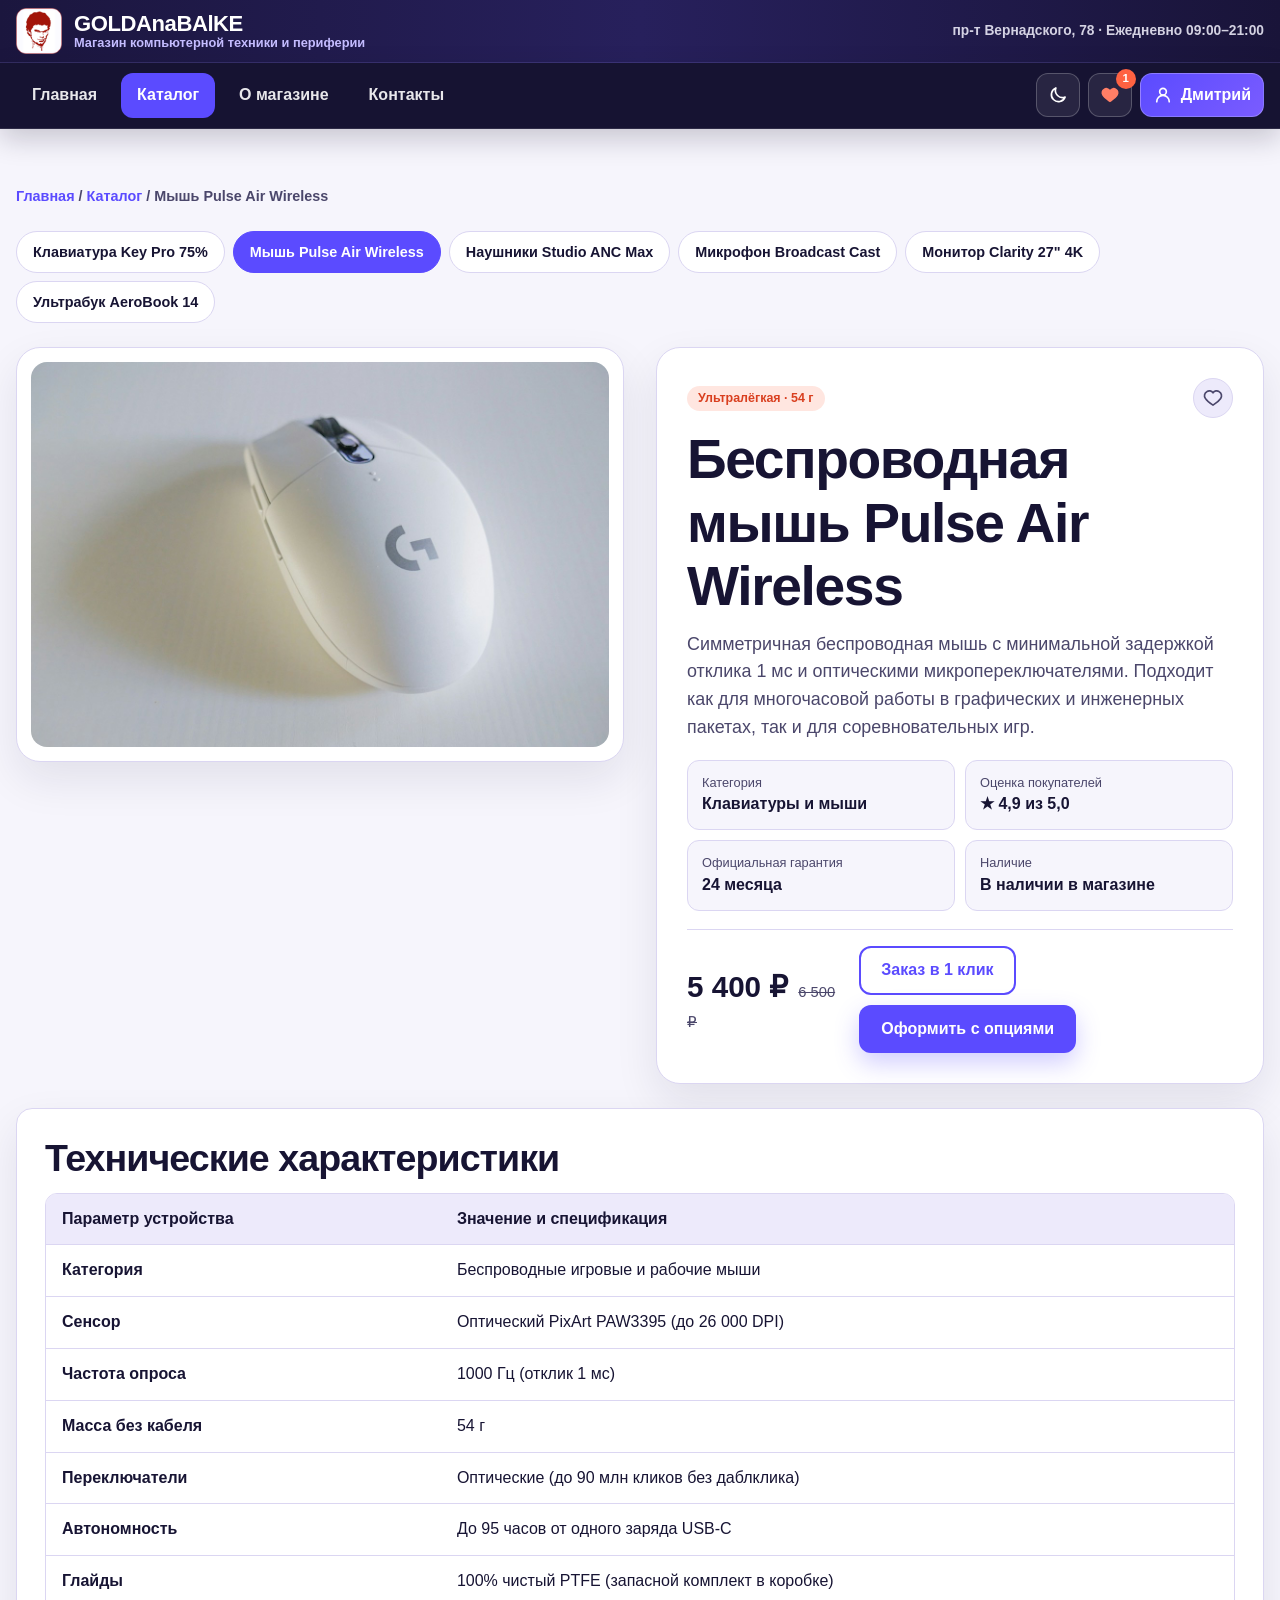
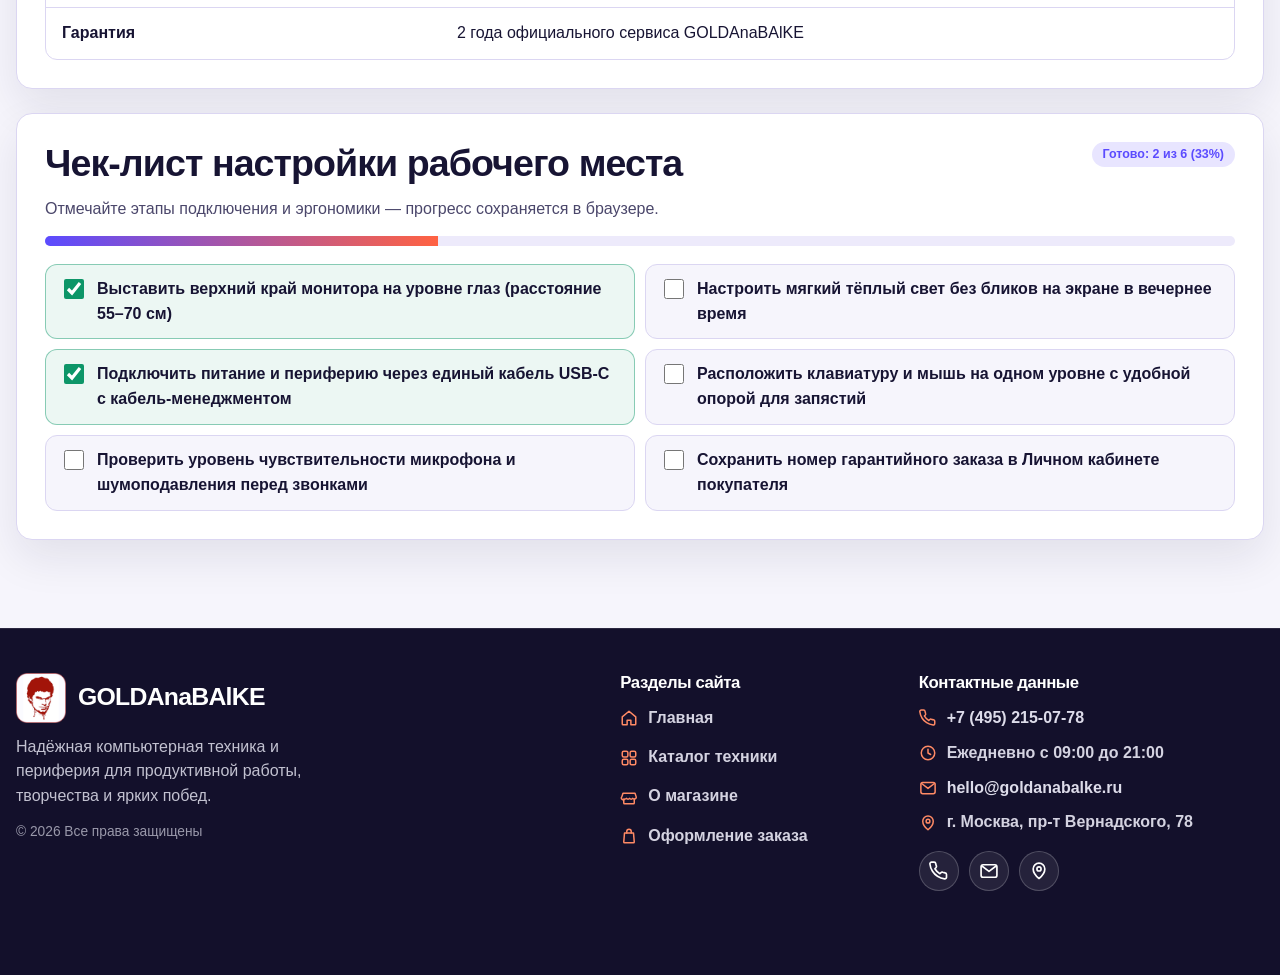
<file: product-mouse.html>
<!DOCTYPE html>
<html lang="ru">
<head>
  <meta charset="UTF-8">
  <meta name="viewport" content="width=device-width, initial-scale=1.0">
  <meta name="description" content="Беспроводная мышь Pulse Air Wireless — характеристики и заказ в GOLDAnaBAlKE.">
  <title>Беспроводная мышь Pulse Air Wireless — GOLDAnaBAlKE</title>
  <script>document.documentElement.dataset.theme=localStorage.getItem('goldanabalke-theme')||'light';</script>
  <link rel="stylesheet" href="css/style.css?v=4">
  <link rel="stylesheet" href="css/responsive.css?v=4">
</head>
<body data-page="catalog">
  <a class="skip-link" href="#main-content">Перейти к основному содержимому</a>
  <header id="react-header" class="site-header-wrap"></header>
  <main id="main-content" tabindex="-1">
    <div class="container section-block section-block--last">
      <div id="react-product-app" data-default-product="mouse"></div>
    </div>
  </main>
  <footer id="react-footer" class="site-footer"></footer>
  <div id="react-floating-widgets"></div>
  <script src="js/vendor/react.production.min.js"></script>
  <script src="js/vendor/react-dom.production.min.js"></script>
  <script src="js/logic.js?v=4"></script>
  <script src="js/components-shell.js?v=4"></script>
  <script src="js/components-pages.js?v=4"></script>
</body>
</html>
</file>
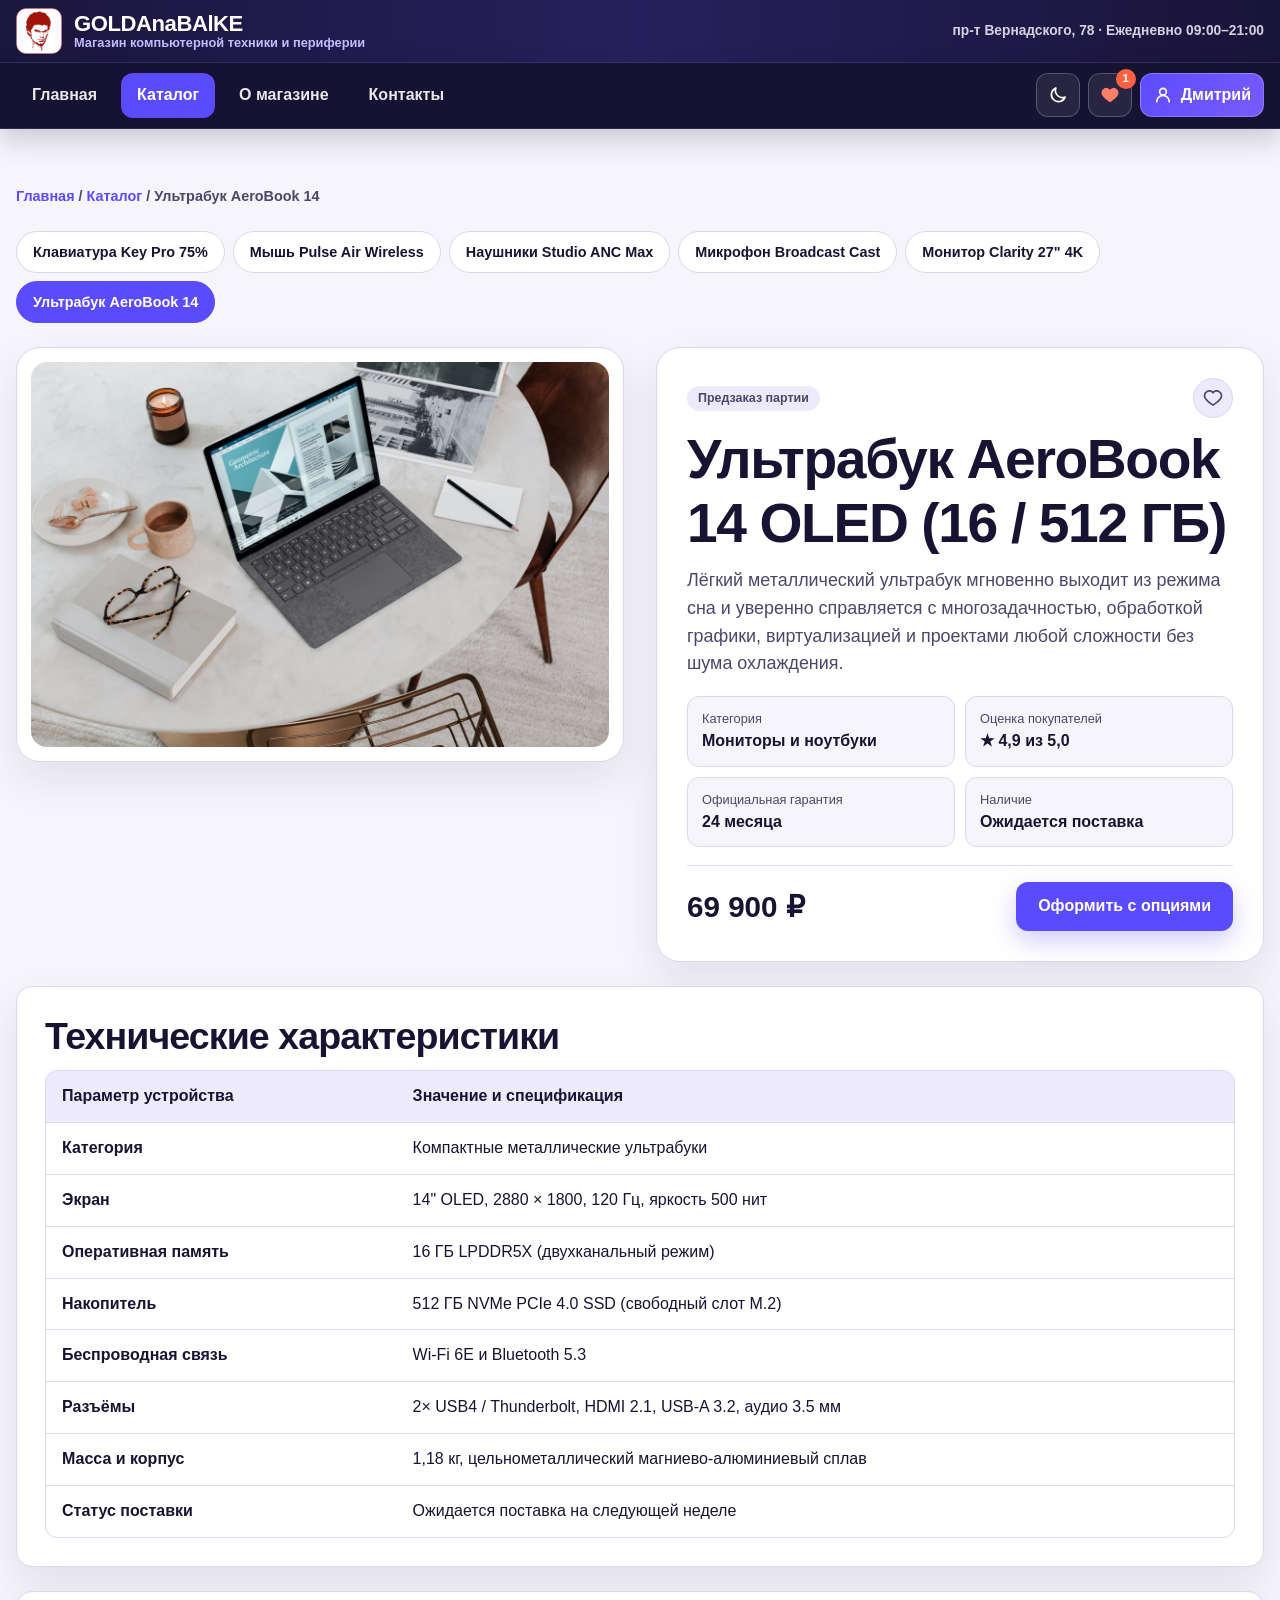
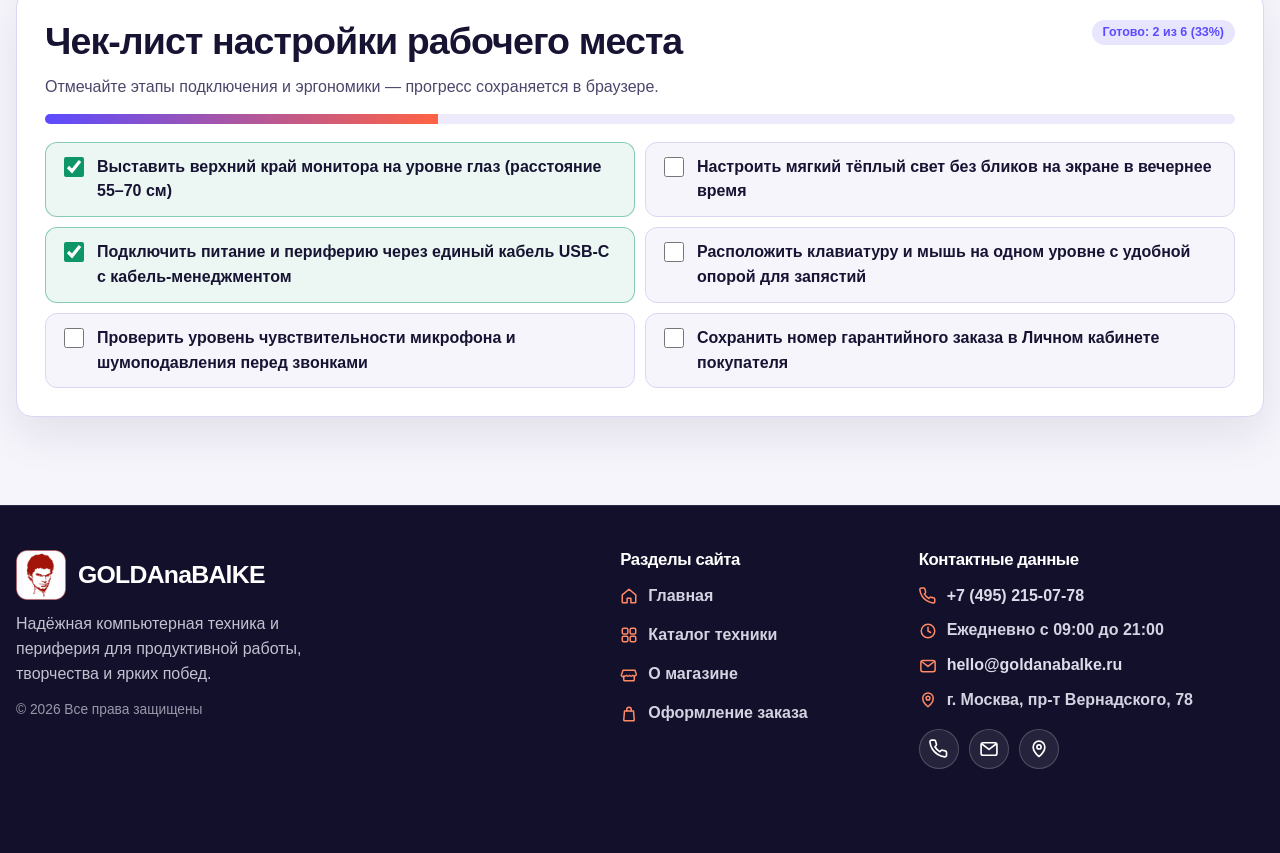
<file: product-webcam.html>
<!DOCTYPE html>
<html lang="ru">
<head>
  <meta charset="UTF-8">
  <meta name="viewport" content="width=device-width, initial-scale=1.0">
  <meta name="description" content="Ультрабук AeroBook 14 OLED — характеристики и предзаказ в GOLDAnaBAlKE.">
  <title>Ультрабук AeroBook 14 OLED — GOLDAnaBAlKE</title>
  <script>document.documentElement.dataset.theme=localStorage.getItem('goldanabalke-theme')||'light';</script>
  <link rel="stylesheet" href="css/style.css?v=4">
  <link rel="stylesheet" href="css/responsive.css?v=4">
</head>
<body data-page="catalog">
  <a class="skip-link" href="#main-content">Перейти к основному содержимому</a>
  <header id="react-header" class="site-header-wrap"></header>
  <main id="main-content" tabindex="-1">
    <div class="container section-block section-block--last">
      <div id="react-product-app" data-default-product="laptop"></div>
    </div>
  </main>
  <footer id="react-footer" class="site-footer"></footer>
  <div id="react-floating-widgets"></div>
  <script src="js/vendor/react.production.min.js"></script>
  <script src="js/vendor/react-dom.production.min.js"></script>
  <script src="js/logic.js?v=4"></script>
  <script src="js/components-shell.js?v=4"></script>
  <script src="js/components-pages.js?v=4"></script>
</body>
</html>
</file>
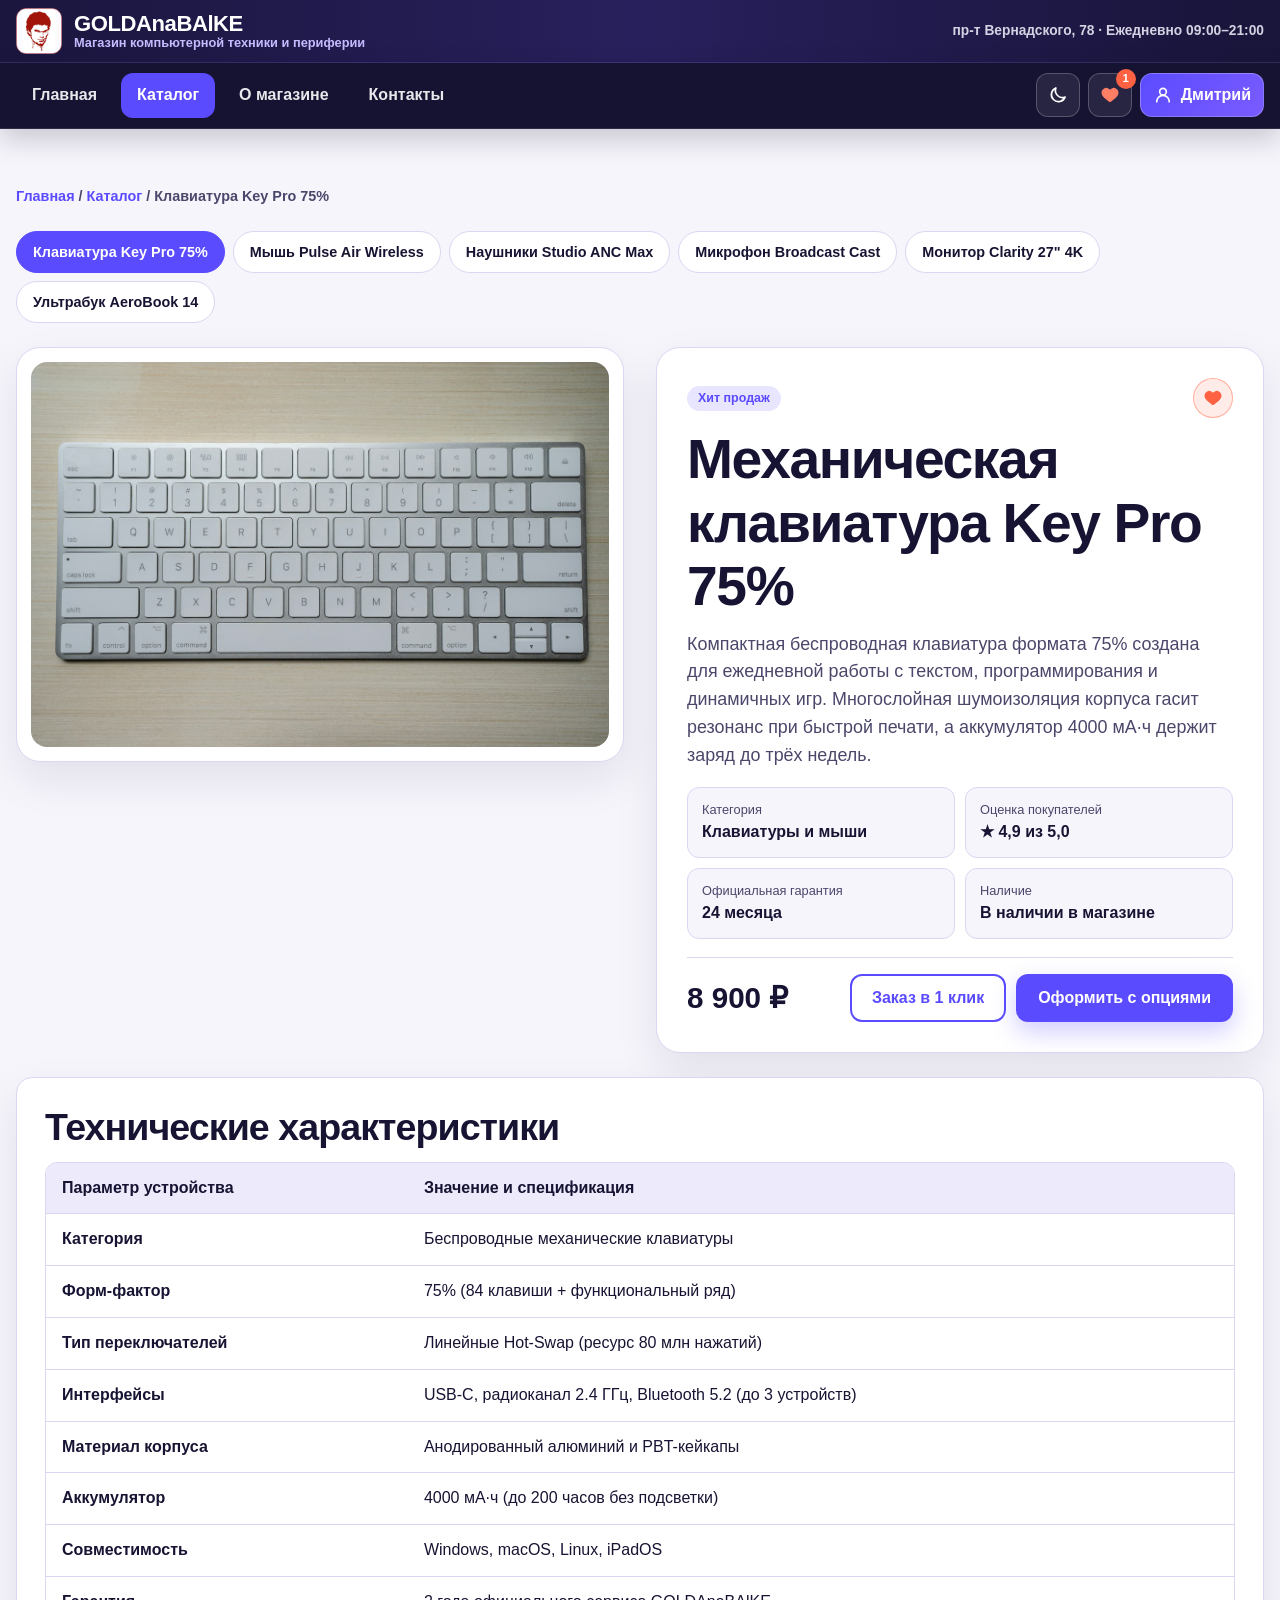
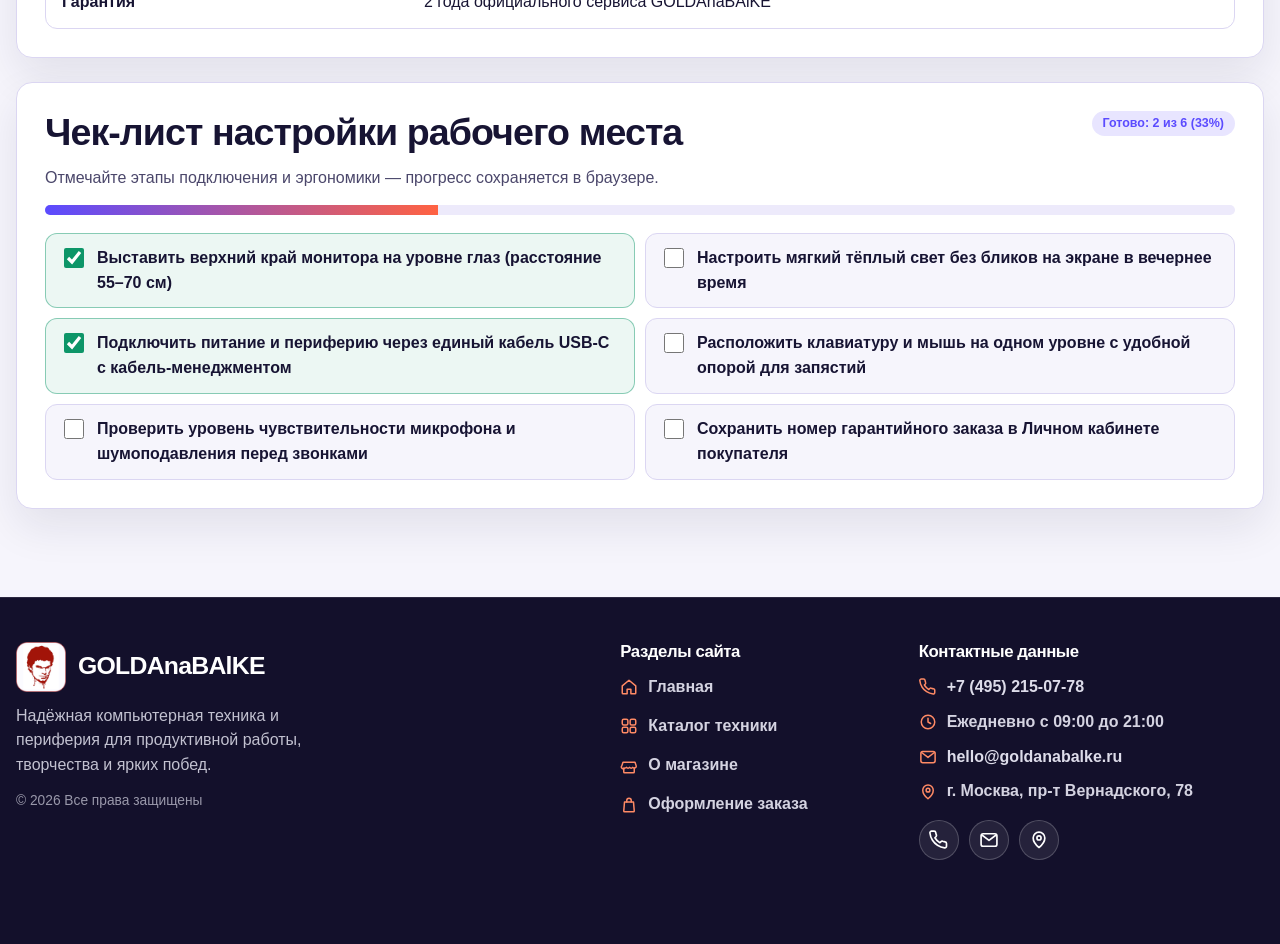
<file: product.html>
<!DOCTYPE html>
<html lang="ru">
<head>
  <meta charset="UTF-8">
  <meta name="viewport" content="width=device-width, initial-scale=1.0">
  <meta name="description" content="Карточка устройства, подробная таблица характеристик и чек-лист рабочего места в магазине GOLDAnaBAlKE.">
  <title>Характеристики устройства — GOLDAnaBAlKE</title>
  <script>document.documentElement.dataset.theme=localStorage.getItem('goldanabalke-theme')||'light';</script>
  <link rel="stylesheet" href="css/style.css?v=4">
  <link rel="stylesheet" href="css/responsive.css?v=4">
</head>
<body data-page="catalog">
  <a class="skip-link" href="#main-content">Перейти к основному содержимому</a>

  <header id="react-header" class="site-header-wrap"></header>

  <main id="main-content" tabindex="-1">
    <div class="container section-block section-block--last">
      <div id="react-product-app" data-default-product="keyboard"></div>
    </div>
  </main>

  <footer id="react-footer" class="site-footer"></footer>
  <div id="react-floating-widgets"></div>

  <script src="js/vendor/react.production.min.js"></script>
  <script src="js/vendor/react-dom.production.min.js"></script>
  <script src="js/logic.js?v=4"></script>
  <script src="js/components-shell.js?v=4"></script>
  <script src="js/components-pages.js?v=4"></script>
</body>
</html>
</file>
<file: css/style.css>
:root {
  --volt-deep: #161332;
  --volt-indigo: #231e4d;
  --volt-primary: #5b4bff;
  --volt-primary-dark: #4434e2;
  --volt-coral: #ff6242;
  --volt-amber: #f59e0b;
  --volt-mint: #0d9668;
  --volt-paper: #f6f5fc;
  --volt-surface: #ffffff;
  --volt-surface-soft: #edeafb;
  --volt-ink: #171433;
  --volt-muted: #4b476b;
  --volt-line: #dbd6f2;
  --volt-shadow: 0 18px 44px rgba(22, 19, 50, 0.09);
  --volt-radius-sm: 10px;
  --volt-radius-md: 16px;
  --volt-radius-lg: 24px;
  --ease-smooth: cubic-bezier(0.22, 1, 0.36, 1);
}

html[data-theme="dark"] {
  --volt-paper: #0e0c1d;
  --volt-surface: #17142e;
  --volt-surface-soft: #221d42;
  --volt-ink: #f4f3ff;
  --volt-muted: #b8b3dc;
  --volt-line: #312a5c;
  --volt-shadow: 0 20px 48px rgba(0, 0, 0, 0.42);
}

*,
*::before,
*::after {
  box-sizing: border-box;
}

html {
  scroll-behavior: smooth;
  scroll-padding-top: 96px;
  -webkit-text-size-adjust: 100%;
}

body {
  margin: 0;
  min-height: 100svh;
  display: flex;
  flex-direction: column;
  overflow-x: hidden;
  font-family: "Manrope", -apple-system, BlinkMacSystemFont, "Segoe UI", Roboto, Arial, sans-serif;
  font-size: 16px;
  line-height: 1.55;
  color: var(--volt-ink);
  background-color: var(--volt-paper);
  transition: background-color 200ms var(--ease-smooth), color 200ms var(--ease-smooth);
}

main {
  flex: 1 0 auto;
}

img,
picture,
svg,
iframe {
  display: block;
  max-width: 100%;
  height: auto;
}

button,
input,
select,
textarea {
  font: inherit;
  color: inherit;
}

button {
  cursor: pointer;
}

a {
  color: var(--volt-primary);
  text-decoration: none;
}

html[data-theme="dark"] a {
  color: #9e93ff;
}

a:focus-visible,
button:focus-visible,
input:focus-visible,
select:focus-visible,
textarea:focus-visible,
[tabindex]:focus-visible {
  outline: 3px solid var(--volt-coral);
  outline-offset: 3px;
}

.visually-hidden {
  position: absolute !important;
  width: 1px !important;
  height: 1px !important;
  padding: 0 !important;
  margin: -1px !important;
  overflow: hidden !important;
  clip: rect(0, 0, 0, 0) !important;
  white-space: nowrap !important;
  border: 0 !important;
}

.skip-link {
  position: fixed;
  top: 12px;
  left: 12px;
  z-index: 3000;
  padding: 12px 18px;
  border-radius: var(--volt-radius-sm);
  background: var(--volt-coral);
  color: #ffffff !important;
  font-weight: 800;
  transform: translateY(-220%);
  transition: transform 180ms var(--ease-smooth);
}

.skip-link:focus,
.skip-link:focus-visible {
  transform: translateY(0);
}

.container {
  width: min(100% - 32px, 1280px);
  margin-inline: auto;
}

.section-block {
  padding-top: clamp(32px, 5vw, 56px);
}

.section-block--tight {
  padding-top: clamp(24px, 3.5vw, 40px);
}

.section-block--last {
  padding-bottom: clamp(56px, 7vw, 88px);
}

h1,
h2,
h3,
h4 {
  margin: 0 0 12px;
  font-weight: 800;
  letter-spacing: -0.025em;
  line-height: 1.15;
}

p {
  margin: 0 0 14px;
}

.page-h1,
.hero-title {
  font-size: clamp(1.9rem, 5.2vw, 3.45rem);
}

.section-h2 {
  font-size: clamp(1.5rem, 3.5vw, 2.35rem);
}

.section-h3 {
  font-size: 1.25rem;
}

.lead-paragraph,
.hero-lead {
  max-width: 60ch;
  color: var(--volt-muted);
  font-size: clamp(1rem, 1.4vw, 1.16rem);
}

.muted-note {
  margin: 0;
  color: var(--volt-muted);
}

.eyebrow-tag {
  display: inline-block;
  margin-bottom: 10px;
  padding: 5px 12px;
  border-radius: 999px;
  font-size: 0.82rem;
  font-weight: 800;
  letter-spacing: 0.02em;
  text-transform: uppercase;
  background: var(--volt-surface-soft);
  color: var(--volt-primary);
}

html[data-theme="dark"] .eyebrow-tag {
  color: #b8afff;
}

.ui-icon {
  width: 20px;
  height: 20px;
  flex-shrink: 0;
}

/* Header & Navbar */
.site-header-wrap {
  position: relative;
  z-index: 1000;
}

.topbar {
  background: linear-gradient(90deg, #1b163e 0%, #27205c 50%, #191439 100%);
  color: #f4f3ff;
  padding-block: 10px;
  border-bottom: 1px solid rgba(160, 148, 255, 0.18);
}

.topbar__inner {
  display: flex;
  flex-direction: column;
  align-items: flex-start;
  gap: 6px;
}

.brand-link {
  display: inline-flex;
  align-items: center;
  gap: 12px;
  color: #ffffff !important;
}

.brand-link__logo {
  width: 46px;
  height: 46px;
  object-fit: contain;
  flex-shrink: 0;
}

.brand-link__text {
  display: flex;
  flex-direction: column;
  line-height: 1.15;
}

.brand-link__name {
  font-size: 1.38rem;
  font-weight: 800;
  letter-spacing: -0.02em;
}

.brand-link__sub {
  font-size: 0.8rem;
  font-weight: 600;
  color: #c4bcff;
}

.topbar__info {
  margin: 0;
  font-size: 0.86rem;
  font-weight: 600;
  color: rgba(244, 243, 255, 0.85);
}

.main-navbar {
  background: var(--volt-deep);
  color: #ffffff;
  border-bottom: 1px solid rgba(255, 255, 255, 0.1);
  box-shadow: 0 10px 28px rgba(15, 12, 36, 0.2);
}

.main-navbar__inner {
  display: flex;
  flex-wrap: wrap;
  align-items: center;
  justify-content: space-between;
  gap: 10px;
  padding-block: 10px;
}

.burger-btn {
  display: inline-flex;
  align-items: center;
  justify-content: center;
  width: 44px;
  height: 44px;
  padding: 0;
  border-radius: 12px;
  border: 1px solid rgba(255, 255, 255, 0.26);
  background: rgba(255, 255, 255, 0.06);
  color: #ffffff;
}

.burger-btn__lines {
  position: relative;
  width: 20px;
  height: 2px;
  background: currentColor;
  border-radius: 2px;
  transition: background-color 160ms ease;
}

.burger-btn__lines::before,
.burger-btn__lines::after {
  content: "";
  position: absolute;
  left: 0;
  width: 20px;
  height: 2px;
  background: #ffffff;
  border-radius: 2px;
  transition: transform 180ms ease;
}

.burger-btn__lines::before {
  top: -6px;
}

.burger-btn__lines::after {
  top: 6px;
}

.burger-btn__lines.is-open {
  background: transparent;
}

.burger-btn__lines.is-open::before {
  transform: translateY(6px) rotate(45deg);
}

.burger-btn__lines.is-open::after {
  transform: translateY(-6px) rotate(-45deg);
}

.nav-links {
  display: none;
  width: 100%;
  order: 3;
  flex-direction: column;
  gap: 6px;
  list-style: none;
  margin: 4px 0 0;
  padding: 8px 0 4px;
  border-top: 1px solid rgba(255, 255, 255, 0.12);
}

.nav-links.is-open {
  display: flex;
}

.nav-links__link {
  display: flex;
  align-items: center;
  min-height: 44px;
  padding: 10px 16px;
  border-radius: 12px;
  color: rgba(255, 255, 255, 0.9) !important;
  font-weight: 700;
  transition: background-color 160ms ease, color 160ms ease;
}

.nav-links__link:hover {
  background: rgba(255, 255, 255, 0.12);
  color: #ffffff !important;
}

.nav-links__link.is-active {
  background: var(--volt-primary);
  color: #ffffff !important;
}

.nav-actions {
  display: flex;
  align-items: center;
  gap: 8px;
}

.nav-action-btn {
  position: relative;
  display: inline-flex;
  align-items: center;
  justify-content: center;
  width: 44px;
  height: 44px;
  border-radius: 12px;
  border: 1px solid rgba(255, 255, 255, 0.22);
  background: rgba(255, 255, 255, 0.08);
  color: #ffffff;
  transition: transform 150ms ease, border-color 150ms ease, background-color 150ms ease;
}

.nav-action-btn:hover {
  border-color: #ff9c7e;
  background: rgba(255, 255, 255, 0.16);
}

.nav-action-btn--fav svg {
  color: #ff7e66;
}

.nav-action-btn__badge {
  position: absolute;
  top: -5px;
  right: -5px;
  min-width: 20px;
  height: 20px;
  padding: 0 5px;
  border-radius: 999px;
  background: var(--volt-coral);
  color: #ffffff;
  font-size: 0.72rem;
  font-weight: 800;
  display: inline-flex;
  align-items: center;
  justify-content: center;
}

.cabinet-trigger-btn {
  display: inline-flex;
  align-items: center;
  gap: 8px;
  min-height: 44px;
  padding: 6px 12px;
  border-radius: 12px;
  border: 1px solid rgba(255, 255, 255, 0.24);
  background: linear-gradient(135deg, #5b4bff 0%, #7a5cff 100%);
  color: #ffffff;
  font-weight: 700;
}

.cabinet-trigger-btn__label {
  display: none;
}

.cabinet-trigger-btn__bonus {
  padding: 2px 8px;
  border-radius: 999px;
  background: rgba(255, 255, 255, 0.2);
  font-size: 0.78rem;
  font-weight: 800;
}

/* Buttons & Badges */
.btn-volt {
  display: inline-flex;
  align-items: center;
  justify-content: center;
  gap: 8px;
  min-height: 44px;
  padding: 10px 20px;
  border-radius: 12px;
  border: 2px solid transparent;
  font-weight: 800;
  text-align: center;
  transition: transform 150ms ease, background-color 160ms ease, border-color 160ms ease, color 160ms ease;
}

.btn-volt:active {
  transform: scale(0.98);
}

.btn-volt--lg {
  min-height: 50px;
  padding: 12px 24px;
  font-size: 1.02rem;
}

.btn-volt--sm {
  min-height: 40px;
  padding: 8px 14px;
  font-size: 0.9rem;
}

.btn-volt--full {
  width: 100%;
}

.btn-volt--primary {
  background: var(--volt-primary);
  color: #ffffff !important;
  box-shadow: 0 10px 24px rgba(91, 75, 255, 0.28);
}

.btn-volt--primary:hover {
  background: var(--volt-primary-dark);
  color: #ffffff !important;
}

.btn-volt--outline {
  background: transparent;
  border-color: var(--volt-primary);
  color: var(--volt-primary) !important;
}

html[data-theme="dark"] .btn-volt--outline {
  border-color: #9e93ff;
  color: #c5bdff !important;
}

.btn-volt--outline:hover {
  background: var(--volt-primary);
  color: #ffffff !important;
}

.btn-volt--ghost {
  background: var(--volt-surface-soft);
  color: var(--volt-ink) !important;
}

.btn-volt--ghost-light {
  background: rgba(255, 255, 255, 0.12);
  border-color: rgba(255, 255, 255, 0.34);
  color: #ffffff !important;
}

.btn-volt--ghost-light:hover {
  background: rgba(255, 255, 255, 0.22);
}

.btn-volt--light {
  background: #ffffff;
  color: #161332 !important;
}

.btn-volt--light:hover {
  background: #ffe7dc;
}

.btn-volt--disabled {
  background: var(--volt-surface-soft);
  color: var(--volt-muted) !important;
  cursor: not-allowed;
}

.badge-pill {
  display: inline-flex;
  align-items: center;
  padding: 5px 11px;
  border-radius: 999px;
  font-size: 0.78rem;
  font-weight: 800;
  line-height: 1.2;
}

.badge-pill--violet {
  background: rgba(91, 75, 255, 0.14);
  color: var(--volt-primary);
}

html[data-theme="dark"] .badge-pill--violet {
  background: rgba(139, 126, 255, 0.22);
  color: #cbc4ff;
}

.badge-pill--coral {
  background: rgba(255, 98, 66, 0.16);
  color: #d93f1f;
}

html[data-theme="dark"] .badge-pill--coral {
  background: rgba(255, 98, 66, 0.25);
  color: #ff9d88;
}

.badge-pill--mint {
  background: rgba(13, 150, 104, 0.15);
  color: #097551;
}

html[data-theme="dark"] .badge-pill--mint {
  background: rgba(16, 185, 129, 0.24);
  color: #6ee7b7;
}

.badge-pill--amber {
  background: rgba(245, 158, 11, 0.18);
  color: #9a5b00;
}

html[data-theme="dark"] .badge-pill--amber {
  color: #fcd34d;
}

.badge-pill--muted {
  background: var(--volt-surface-soft);
  color: var(--volt-muted);
}

/* Hero Section */
.hero-band {
  position: relative;
  padding-block: clamp(36px, 6vw, 68px);
  background: radial-gradient(circle at 85% 18%, rgba(255, 98, 66, 0.24), transparent 42%),
              radial-gradient(circle at 12% 80%, rgba(91, 75, 255, 0.35), transparent 48%),
              linear-gradient(135deg, #15122e 0%, #241d53 60%, #1b1640 100%);
  color: #ffffff;
}

.hero-band .eyebrow-tag {
  background: rgba(255, 255, 255, 0.13);
  color: #ffd0b8;
}

.hero-band .hero-lead {
  color: rgba(244, 243, 255, 0.86);
}

.hero-grid {
  display: grid;
  grid-template-columns: 1fr;
  gap: 28px;
  align-items: center;
}

.hero-cta-row {
  display: flex;
  flex-direction: column;
  gap: 12px;
  margin-top: 22px;
}

.hero-showcase-card {
  padding: 18px;
  border-radius: var(--volt-radius-lg);
  background: rgba(255, 255, 255, 0.96);
  color: #161332;
  box-shadow: 0 24px 54px rgba(7, 5, 22, 0.4);
}

.hero-showcase-card__tag {
  margin: 0 0 10px;
  font-size: 0.82rem;
  font-weight: 800;
  text-transform: uppercase;
  letter-spacing: 0.04em;
  color: #4434e2;
}

.hero-showcase-card__img {
  width: 100%;
  aspect-ratio: 3 / 2;
  object-fit: cover;
  border-radius: var(--volt-radius-md);
}

.hero-showcase-card__foot {
  display: flex;
  flex-wrap: wrap;
  align-items: flex-end;
  justify-content: space-between;
  gap: 12px;
  margin-top: 14px;
}

.hero-showcase-card__sub {
  margin: 6px 0 0;
  font-size: 0.88rem;
  font-weight: 600;
  color: #4b476b;
}

.hero-showcase-card__price {
  margin: 0;
  font-size: 1.45rem;
  font-weight: 800;
  color: #161332;
}

/* Section Headers, Cards & Grids */
.section-header-split {
  display: flex;
  flex-direction: column;
  align-items: flex-start;
  justify-content: space-between;
  gap: 14px;
  margin-bottom: 24px;
}

.text-arrow-link {
  font-weight: 800;
  text-decoration: underline;
  text-underline-offset: 4px;
}

.pillars-grid,
.cards-grid-three,
.products-grid,
.stats-four-grid {
  display: grid;
  grid-template-columns: 1fr;
  gap: 20px;
}

.pillar-card,
.surface-card,
.stat-tile {
  padding: clamp(20px, 3vw, 28px);
  border-radius: var(--volt-radius-md);
  background: var(--volt-surface);
  border: 1px solid var(--volt-line);
  box-shadow: var(--volt-shadow);
}

.pillar-card h3 {
  margin-top: 10px;
}

.pillar-card p {
  color: var(--volt-muted);
}

.stat-tile strong {
  display: block;
  font-size: clamp(1.65rem, 3vw, 2.25rem);
  font-weight: 800;
  color: var(--volt-primary);
  margin-bottom: 6px;
}

html[data-theme="dark"] .stat-tile strong {
  color: #a99fff;
}

.stat-tile span {
  color: var(--volt-muted);
  font-size: 0.94rem;
}

.highlight-callout {
  margin-bottom: 24px;
  padding: 16px 20px;
  border-radius: var(--volt-radius-md);
  border-left: 5px solid var(--volt-coral);
  background: var(--volt-surface-soft);
}

.highlight-callout code {
  padding: 2px 7px;
  border-radius: 6px;
  background: var(--volt-surface);
  font-weight: 800;
}

/* Product Cards */
.device-card {
  display: flex;
  flex-direction: column;
  min-width: 0;
  border-radius: var(--volt-radius-md);
  background: var(--volt-surface);
  border: 1px solid var(--volt-line);
  box-shadow: var(--volt-shadow);
  overflow: hidden;
  transition: transform 200ms var(--ease-smooth), border-color 200ms ease;
}

.device-card:hover {
  transform: translateY(-4px);
  border-color: var(--volt-primary);
}

.device-card--out {
  opacity: 0.88;
}

.device-card__media {
  display: block;
  overflow: hidden;
  background: var(--volt-surface-soft);
}

.device-card__img {
  width: 100%;
  aspect-ratio: 3 / 2;
  object-fit: cover;
  transition: transform 320ms var(--ease-smooth);
}

.device-card:hover .device-card__img {
  transform: scale(1.03);
}

.device-card__body {
  display: flex;
  flex: 1 1 auto;
  flex-direction: column;
  padding: 18px;
}

.device-card__top {
  display: flex;
  align-items: center;
  justify-content: space-between;
  gap: 10px;
  margin-bottom: 10px;
}

.fav-heart-btn {
  display: inline-flex;
  align-items: center;
  justify-content: center;
  width: 40px;
  height: 40px;
  border-radius: 50%;
  border: 1px solid var(--volt-line);
  background: var(--volt-surface-soft);
  color: var(--volt-muted);
  transition: transform 150ms ease, color 150ms ease, border-color 150ms ease;
}

.fav-heart-btn:hover {
  transform: scale(1.06);
  color: var(--volt-coral);
}

.fav-heart-btn.is-active {
  color: var(--volt-coral);
  border-color: rgba(255, 98, 66, 0.45);
  background: rgba(255, 98, 66, 0.12);
}

.device-card__cat {
  margin: 0 0 6px;
  font-size: 0.82rem;
  font-weight: 700;
  color: var(--volt-muted);
}

.device-card__title {
  font-size: 1.16rem;
  margin-bottom: 8px;
  overflow-wrap: anywhere;
}

.device-card__title a {
  color: var(--volt-ink) !important;
}

.device-card__title a:hover {
  color: var(--volt-primary) !important;
}

.device-card__desc {
  color: var(--volt-muted);
  font-size: 0.93rem;
  margin-bottom: 16px;
  overflow-wrap: anywhere;
}

.device-card__price-row {
  margin-top: auto;
  display: flex;
  align-items: baseline;
  gap: 10px;
  margin-bottom: 14px;
}

.device-card__price {
  font-size: 1.32rem;
  font-weight: 800;
}

.device-card__old {
  font-size: 0.92rem;
  color: var(--volt-muted);
}

.device-card__actions {
  display: grid;
  grid-template-columns: 1fr 1fr;
  gap: 8px;
}

/* CTA Strip */
.cta-strip {
  display: flex;
  flex-direction: column;
  gap: 18px;
  padding: clamp(22px, 4vw, 36px);
  border-radius: var(--volt-radius-lg);
  background: linear-gradient(135deg, var(--volt-surface-soft) 0%, var(--volt-surface) 100%);
  border: 1px solid var(--volt-line);
}

.cta-strip__btns {
  display: flex;
  flex-direction: column;
  gap: 10px;
}

/* Catalog Page */
.catalog-top-controls {
  display: grid;
  gap: 16px;
  margin-bottom: 24px;
}

.filter-pills,
.product-switcher {
  display: flex;
  flex-wrap: wrap;
  gap: 8px;
}

.filter-pill {
  min-height: 42px;
  padding: 8px 16px;
  border-radius: 999px;
  border: 1px solid var(--volt-line);
  background: var(--volt-surface);
  font-weight: 700;
  font-size: 0.9rem;
  transition: background-color 150ms ease, color 150ms ease, border-color 150ms ease;
}

.filter-pill:hover {
  border-color: var(--volt-primary);
}

.filter-pill.is-active {
  background: var(--volt-primary);
  border-color: var(--volt-primary);
  color: #ffffff;
}

.search-sort-bar {
  display: grid;
  grid-template-columns: 1fr;
  gap: 14px;
  padding: 18px;
  border-radius: var(--volt-radius-md);
  background: var(--volt-surface);
  border: 1px solid var(--volt-line);
}

.catalog-layout {
  display: grid;
  grid-template-columns: 1fr;
  gap: 24px;
}

.catalog-filters {
  order: -1;
  min-width: 0;
  padding: 20px;
  border-radius: var(--volt-radius-md);
  background: var(--volt-surface);
  border: 1px solid var(--volt-line);
  box-shadow: var(--volt-shadow);
}

.catalog-filters__title {
  font-size: 1.15rem;
  margin-bottom: 14px;
}

.filters-stack {
  display: grid;
  gap: 14px;
}

.catalog-filters__count {
  margin: 0;
  font-size: 0.9rem;
  font-weight: 700;
  color: var(--volt-muted);
}

.catalog-results {
  min-width: 0;
}

.empty-state-box {
  padding: 32px 20px;
  text-align: center;
  border-radius: var(--volt-radius-md);
  background: var(--volt-surface);
  border: 1px dashed var(--volt-line);
}

/* Forms & Inputs */
.field-box,
.order-form__field {
  display: grid;
  gap: 6px;
  min-width: 0;
}

.field-label {
  font-size: 0.9rem;
  font-weight: 700;
}

.field-input {
  width: 100%;
  min-height: 46px;
  padding: 10px 14px;
  border-radius: 12px;
  border: 1px solid var(--volt-line);
  background: var(--volt-paper);
  color: var(--volt-ink);
}

.field-input:focus {
  border-color: var(--volt-primary);
  background: var(--volt-surface);
}

textarea.field-input {
  min-height: 110px;
  resize: vertical;
}

.check-row,
.check-tile {
  display: flex;
  align-items: flex-start;
  gap: 10px;
  font-weight: 600;
  cursor: pointer;
}

.check-row input,
.check-tile input {
  width: 20px;
  height: 20px;
  margin-top: 2px;
  flex-shrink: 0;
  accent-color: var(--volt-primary);
}

.check-tile {
  padding: 12px 14px;
  border-radius: 12px;
  border: 1px solid var(--volt-line);
  background: var(--volt-paper);
}

/* Product Detail Page & Adaptive Table */
.product-page-flow {
  display: grid;
  gap: 24px;
}

.breadcrumbs-bar {
  font-size: 0.9rem;
  font-weight: 700;
  color: var(--volt-muted);
}

.product-hero-grid {
  display: grid;
  grid-template-columns: minmax(0, 1fr);
  gap: 24px;
  align-items: start;
}

.product-media-card,
.framed-figure {
  margin: 0;
  padding: 14px;
  border-radius: var(--volt-radius-lg);
  background: var(--volt-surface);
  border: 1px solid var(--volt-line);
  box-shadow: var(--volt-shadow);
}

.product-media-card__img,
.framed-figure img {
  width: 100%;
  aspect-ratio: 3 / 2;
  object-fit: cover;
  border-radius: var(--volt-radius-md);
}

.framed-figure figcaption {
  margin-top: 10px;
  font-size: 0.88rem;
  font-weight: 600;
  color: var(--volt-muted);
}

.product-summary-panel {
  padding: clamp(20px, 3vw, 30px);
  border-radius: var(--volt-radius-lg);
  background: var(--volt-surface);
  border: 1px solid var(--volt-line);
  box-shadow: var(--volt-shadow);
}

.specs-mini-grid {
  display: grid;
  grid-template-columns: 1fr;
  gap: 10px;
  margin-block: 18px;
}

.specs-mini-card {
  padding: 12px 14px;
  border-radius: 12px;
  background: var(--volt-paper);
  border: 1px solid var(--volt-line);
}

.specs-mini-card span {
  display: block;
  font-size: 0.8rem;
  color: var(--volt-muted);
}

.product-buy-bar {
  display: flex;
  flex-direction: column;
  gap: 14px;
  padding-top: 16px;
  border-top: 1px solid var(--volt-line);
}

.product-buy-bar__price {
  font-size: 1.85rem;
  font-weight: 800;
  margin-right: 10px;
}

.product-buy-bar__btns {
  display: flex;
  flex-direction: column;
  gap: 10px;
}

.table-wrapper {
  width: 100%;
  min-width: 0;
  overflow-x: auto;
  -webkit-overflow-scrolling: touch;
  border-radius: 12px;
  border: 1px solid var(--volt-line);
}

.product-table {
  width: 100%;
  min-width: 580px;
  border-collapse: collapse;
}

.product-table th,
.product-table td {
  padding: 13px 16px;
  border-bottom: 1px solid var(--volt-line);
  text-align: left;
}

.product-table thead th {
  background: var(--volt-surface-soft);
  font-weight: 800;
}

.product-table tbody tr:last-child th,
.product-table tbody tr:last-child td {
  border-bottom: none;
}

/* Checklist */
.checklist-header {
  display: flex;
  flex-wrap: wrap;
  align-items: flex-start;
  justify-content: space-between;
  gap: 12px;
  margin-bottom: 14px;
}

.progress-track {
  height: 10px;
  border-radius: 999px;
  background: var(--volt-surface-soft);
  overflow: hidden;
  margin-bottom: 18px;
}

.progress-track__fill {
  height: 100%;
  background: linear-gradient(90deg, var(--volt-primary), var(--volt-coral));
  transition: width 240ms var(--ease-smooth);
}

.checklist-grid {
  display: grid;
  grid-template-columns: 1fr;
  gap: 10px;
}

.checklist-tile {
  display: flex;
  align-items: flex-start;
  gap: 10px;
  padding: 12px 14px;
  border-radius: 12px;
  border: 1px solid var(--volt-line);
  background: var(--volt-paper);
  font-weight: 600;
  cursor: pointer;
}

.checklist-tile input {
  width: 20px;
  height: 20px;
  margin-top: 2px;
  flex-shrink: 0;
  accent-color: var(--volt-mint);
}

.checklist-tile.is-done {
  border-color: rgba(13, 150, 104, 0.45);
  background: rgba(13, 150, 104, 0.08);
}

/* Order Calculator */
.order-two-col {
  display: grid;
  grid-template-columns: minmax(0, 1fr);
  gap: 24px;
  align-items: start;
}

.order-form {
  display: grid;
  grid-template-columns: 1fr;
  gap: 16px;
}

.addons-grid {
  display: grid;
  grid-template-columns: 1fr;
  gap: 10px;
}

.promo-inline-row {
  display: flex;
  flex-direction: column;
  gap: 10px;
}

.promo-hint {
  font-size: 0.85rem;
  font-weight: 700;
  color: var(--volt-muted);
}

.calc-box {
  padding: 18px;
  border-radius: var(--volt-radius-md);
  background: linear-gradient(135deg, #1b1642 0%, #2b2266 100%);
  color: #ffffff;
  display: grid;
  gap: 8px;
}

.calc-box__row {
  display: flex;
  justify-content: space-between;
  gap: 12px;
  font-size: 0.94rem;
  color: rgba(255, 255, 255, 0.86);
}

.calc-box__row--discount strong {
  color: #ff9c7e;
}

.calc-box__total {
  display: flex;
  align-items: baseline;
  justify-content: space-between;
  gap: 12px;
  padding-top: 10px;
  margin-top: 4px;
  border-top: 1px solid rgba(255, 255, 255, 0.18);
  font-weight: 800;
}

.calc-box__sum {
  font-size: 1.65rem;
  font-weight: 800;
  color: #ffd37a;
}

.status-banner {
  margin: 0;
  padding: 14px 16px;
  border-radius: 12px;
  font-weight: 700;
}

.status-banner--success {
  background: rgba(13, 150, 104, 0.14);
  border: 1px solid rgba(13, 150, 104, 0.4);
  color: var(--volt-ink);
}

.status-banner--error {
  background: rgba(255, 98, 66, 0.15);
  border: 1px solid rgba(255, 98, 66, 0.45);
  color: var(--volt-ink);
}

.inline-link-btn {
  padding: 0;
  border: none;
  background: none;
  color: var(--volt-primary);
  font-weight: 800;
  text-decoration: underline;
}

/* About & Contacts */
.about-interactive-stack {
  display: grid;
  gap: 24px;
}

.rating-chip {
  padding: 6px 14px;
  border-radius: 999px;
  background: var(--volt-surface-soft);
  font-weight: 800;
}

.review-card-body {
  padding: 20px;
  border-radius: var(--volt-radius-md);
  background: var(--volt-paper);
  border: 1px solid var(--volt-line);
}

.review-quote {
  margin: 12px 0;
  font-size: clamp(1.04rem, 1.8vw, 1.24rem);
  font-weight: 600;
}

.review-author {
  margin: 0;
  font-size: 0.92rem;
  color: var(--volt-muted);
}

.carousel-controls-row {
  display: flex;
  flex-wrap: wrap;
  align-items: center;
  justify-content: space-between;
  gap: 12px;
  margin-top: 16px;
}

.carousel-dots {
  display: flex;
  gap: 8px;
}

.carousel-dot {
  width: 12px;
  height: 12px;
  padding: 0;
  border-radius: 999px;
  border: none;
  background: var(--volt-line);
}

.carousel-dot.is-active {
  width: 28px;
  background: var(--volt-primary);
}

.carousel-nav-btns {
  display: flex;
  gap: 8px;
}

.faq-accordion {
  display: grid;
  gap: 10px;
}

.faq-card {
  border-radius: 12px;
  border: 1px solid var(--volt-line);
  background: var(--volt-paper);
}

.faq-card.is-open {
  border-color: var(--volt-primary);
  background: var(--volt-surface);
}

.faq-card__trigger {
  width: 100%;
  display: flex;
  align-items: center;
  justify-content: space-between;
  gap: 12px;
  padding: 15px 18px;
  border: none;
  background: transparent;
  text-align: left;
  font-weight: 800;
}

.faq-card__sign {
  width: 28px;
  height: 28px;
  border-radius: 50%;
  background: var(--volt-surface-soft);
  color: var(--volt-primary);
  display: inline-flex;
  align-items: center;
  justify-content: center;
  flex-shrink: 0;
}

.faq-card__answer {
  padding: 0 18px 16px;
  margin: 0;
  color: var(--volt-muted);
}

.keyval-list {
  list-style: none;
  margin: 14px 0 0;
  padding: 0;
  display: grid;
  gap: 10px;
}

.keyval-list li {
  display: flex;
  flex-wrap: wrap;
  justify-content: space-between;
  gap: 8px;
  padding-bottom: 10px;
  border-bottom: 1px dashed var(--volt-line);
}

.keyval-list li:last-child {
  border-bottom: none;
  padding-bottom: 0;
}

.map-split-grid {
  display: grid;
  grid-template-columns: minmax(0, 1fr);
  gap: 20px;
}

.visit-card {
  padding: clamp(22px, 4vw, 34px);
  border-radius: var(--volt-radius-lg);
  background: linear-gradient(145deg, #181438 0%, #2c2368 100%);
  color: #ffffff;
  display: flex;
  flex-direction: column;
  justify-content: space-between;
  gap: 20px;
}

.visit-card .eyebrow-tag {
  background: rgba(255, 255, 255, 0.14);
  color: #ffd0b8;
}

.visit-card__lead {
  color: rgba(255, 255, 255, 0.84);
}

.visit-card__addr {
  font-style: normal;
  display: grid;
  gap: 6px;
}

.visit-card__addr a {
  color: #ffd37a !important;
  font-weight: 800;
}

.map-embed-card {
  border-radius: var(--volt-radius-lg);
  overflow: hidden;
  border: 1px solid var(--volt-line);
  min-height: 320px;
}

.map-embed-card iframe {
  width: 100%;
  height: 100%;
  min-height: 320px;
  border: 0;
}

.contacts-feedback-box {
  display: grid;
  gap: 16px;
}

/* 3-Column Footer strictly per assignment */
.site-footer {
  background: #13102b;
  color: rgba(244, 243, 255, 0.88);
  padding: 44px 0 96px;
  border-top: 1px solid rgba(255, 255, 255, 0.1);
}

.footer-three-col {
  display: grid;
  grid-template-columns: 1fr;
  gap: 32px;
}

.footer-logo-row {
  display: inline-flex;
  align-items: center;
  gap: 12px;
  margin-bottom: 12px;
  color: #ffffff !important;
}

.footer-logo-row__graphic {
  width: 50px;
  height: 50px;
  object-fit: contain;
  flex-shrink: 0;
}

.footer-logo-row__wordmark {
  font-size: 1.55rem;
  font-weight: 800;
  letter-spacing: -0.03em;
}

.footer-slogan {
  max-width: 36ch;
  color: rgba(244, 243, 255, 0.78);
  margin-bottom: 12px;
}

.footer-copyright {
  margin: 0;
  font-size: 0.86rem;
  color: rgba(244, 243, 255, 0.6);
}

.footer-heading {
  font-size: 1.05rem;
  color: #ffffff;
  margin-bottom: 14px;
}

.footer-nav-list,
.footer-contacts-list {
  list-style: none;
  margin: 0;
  padding: 0;
  display: grid;
  gap: 10px;
}

.footer-nav-link,
.footer-contacts-list li {
  display: inline-flex;
  align-items: center;
  gap: 10px;
  color: rgba(244, 243, 255, 0.86) !important;
  font-weight: 600;
}

.footer-nav-link:hover,
.footer-contacts-list a:hover {
  color: #ffb84d !important;
}

.footer-contacts-list a {
  color: rgba(244, 243, 255, 0.9) !important;
}

.footer-address {
  font-style: normal;
}

.footer-icon {
  width: 18px;
  height: 18px;
  color: #ff8a65;
  flex-shrink: 0;
}

.footer-social-row {
  display: flex;
  gap: 10px;
  margin-top: 16px;
}

.social-pill {
  width: 40px;
  height: 40px;
  border-radius: 50%;
  border: 1px solid rgba(255, 255, 255, 0.2);
  background: rgba(255, 255, 255, 0.08);
  color: #ffffff !important;
  display: inline-flex;
  align-items: center;
  justify-content: center;
  transition: background-color 150ms ease, transform 150ms ease;
}

.social-pill:hover {
  background: var(--volt-primary);
  transform: translateY(-2px);
}

/* Floating Left Chat Widget */
.chat-widget {
  position: fixed;
  left: 14px;
  bottom: 14px;
  z-index: 1200;
}

.chat-launcher {
  display: inline-flex;
  align-items: center;
  gap: 9px;
  min-height: 46px;
  padding: 8px 16px;
  white-space: nowrap;
  border-radius: 999px;
  border: 1px solid rgba(255, 255, 255, 0.22);
  background: linear-gradient(135deg, #1b1642 0%, #5b4bff 100%);
  color: #ffffff;
  font-weight: 800;
  font-size: 0.9rem;
  box-shadow: 0 14px 32px rgba(22, 19, 50, 0.36);
}

.chat-launcher__dot {
  width: 10px;
  height: 10px;
  border-radius: 50%;
  background: #22c55e;
  box-shadow: 0 0 0 4px rgba(34, 197, 94, 0.28);
}

.chat-launcher__label {
  display: none;
}

.chat-panel {
  width: min(calc(100vw - 28px), 360px);
  margin-bottom: 10px;
  border-radius: 20px;
  background: var(--volt-surface);
  border: 1px solid var(--volt-line);
  box-shadow: 0 24px 56px rgba(12, 10, 30, 0.34);
  overflow: hidden;
  display: flex;
  flex-direction: column;
}

.chat-panel__head {
  display: flex;
  align-items: center;
  justify-content: space-between;
  gap: 10px;
  padding: 14px 16px;
  background: linear-gradient(135deg, #1b1642 0%, #3d319c 100%);
  color: #ffffff;
}

.chat-panel__agent {
  display: flex;
  align-items: center;
  gap: 10px;
}

.chat-panel__avatar {
  width: 38px;
  height: 38px;
  border-radius: 50%;
  background: var(--volt-coral);
  color: #ffffff;
  font-weight: 800;
  font-size: 0.85rem;
  display: inline-flex;
  align-items: center;
  justify-content: center;
}

.chat-panel__name {
  display: block;
  font-size: 0.92rem;
}

.chat-panel__status {
  display: block;
  font-size: 0.76rem;
  opacity: 0.84;
}

.chat-panel__messages {
  max-height: 240px;
  overflow-y: auto;
  padding: 14px;
  display: grid;
  gap: 10px;
  background: var(--volt-paper);
}

.chat-bubble {
  max-width: 88%;
  padding: 10px 13px;
  border-radius: 14px;
  font-size: 0.88rem;
}

.chat-bubble--bot {
  justify-self: start;
  background: var(--volt-surface);
  border: 1px solid var(--volt-line);
}

.chat-bubble--user {
  justify-self: end;
  background: var(--volt-primary);
  color: #ffffff;
}

.chat-bubble__text {
  margin: 0 0 4px;
}

.chat-bubble__time {
  font-size: 0.7rem;
  opacity: 0.7;
}

.chat-panel__chips {
  display: flex;
  flex-wrap: wrap;
  gap: 6px;
  padding: 10px 12px;
  border-top: 1px solid var(--volt-line);
  background: var(--volt-surface);
}

.chat-chip {
  padding: 5px 10px;
  border-radius: 999px;
  border: 1px solid var(--volt-line);
  background: var(--volt-surface-soft);
  font-size: 0.76rem;
  font-weight: 700;
}

.chat-chip:hover {
  background: var(--volt-primary);
  color: #ffffff;
}

.chat-panel__form {
  display: flex;
  gap: 8px;
  padding: 10px 12px;
  border-top: 1px solid var(--volt-line);
  background: var(--volt-surface);
}

.chat-panel__input {
  flex: 1 1 auto;
  min-width: 0;
  min-height: 40px;
  padding: 8px 12px;
  border-radius: 10px;
  border: 1px solid var(--volt-line);
  background: var(--volt-paper);
}

.chat-panel__send {
  width: 42px;
  height: 40px;
  border-radius: 10px;
  border: none;
  background: var(--volt-primary);
  color: #ffffff;
  display: inline-flex;
  align-items: center;
  justify-content: center;
  flex-shrink: 0;
}

/* Stylized Right Top Button (NO ARROW — Bolt + Progress Ring Capsule!) */
.volt-top-capsule {
  position: fixed;
  right: 14px;
  bottom: 14px;
  z-index: 1180;
  display: inline-flex;
  align-items: center;
  gap: 9px;
  min-height: 48px;
  padding: 6px 15px 6px 8px;
  border-radius: 999px;
  border: 1px solid rgba(255, 211, 122, 0.35);
  background: linear-gradient(135deg, #1b1640 0%, #3d308c 100%);
  color: #ffffff;
  box-shadow: 0 14px 32px rgba(22, 19, 50, 0.34);
  opacity: 0;
  pointer-events: none;
  transform: translateY(16px);
  transition: opacity 200ms ease, transform 200ms var(--ease-smooth);
}

.volt-top-capsule.is-visible {
  opacity: 1;
  pointer-events: auto;
  transform: translateY(0);
}

.volt-top-capsule__ring-wrap {
  position: relative;
  width: 36px;
  height: 36px;
  display: inline-flex;
  align-items: center;
  justify-content: center;
}

.volt-top-capsule__ring {
  width: 36px;
  height: 36px;
  transform: rotate(-90deg);
}

.volt-top-capsule__track {
  fill: rgba(255, 255, 255, 0.1);
  stroke: rgba(255, 255, 255, 0.22);
  stroke-width: 3;
}

.volt-top-capsule__fill {
  fill: none;
  stroke: #ffd37a;
  stroke-width: 3;
  stroke-linecap: round;
}

.volt-top-capsule__bolt {
  position: absolute;
  width: 16px;
  height: 16px;
  color: #ffd37a;
}

.volt-top-capsule__meta {
  display: flex;
  flex-direction: column;
  align-items: flex-start;
  line-height: 1.05;
}

.volt-top-capsule__title {
  font-size: 0.82rem;
  font-weight: 800;
}

.volt-top-capsule__pct {
  font-size: 0.7rem;
  color: #ffd37a;
  font-weight: 700;
}

/* Modals (Personal Cabinet & Quick Order) */
.modal-backdrop-layer {
  position: fixed;
  inset: 0;
  z-index: 2200;
  padding: 16px;
  background: rgba(11, 9, 26, 0.68);
  backdrop-filter: blur(4px);
  display: flex;
  align-items: center;
  justify-content: center;
}

.modal-card {
  width: min(100%, 520px);
  max-height: calc(100svh - 32px);
  overflow-y: auto;
  padding: clamp(18px, 3vw, 28px);
  border-radius: var(--volt-radius-lg);
  background: var(--volt-surface);
  border: 1px solid var(--volt-line);
  box-shadow: 0 28px 68px rgba(0, 0, 0, 0.44);
}

.modal-card--wide {
  width: min(100%, 720px);
}

.modal-card__header {
  display: flex;
  align-items: flex-start;
  justify-content: space-between;
  gap: 12px;
  margin-bottom: 18px;
}

.modal-card__title {
  margin: 0;
  font-size: 1.4rem;
}

.icon-close-btn {
  width: 40px;
  height: 40px;
  border-radius: 50%;
  border: 1px solid rgba(150, 144, 196, 0.35);
  background: transparent;
  color: inherit;
  display: inline-flex;
  align-items: center;
  justify-content: center;
  flex-shrink: 0;
}

.cabinet-tabs {
  display: flex;
  flex-wrap: wrap;
  gap: 8px;
  margin-bottom: 18px;
  padding-bottom: 12px;
  border-bottom: 1px solid var(--volt-line);
}

.cabinet-tab {
  min-height: 40px;
  padding: 8px 14px;
  border-radius: 10px;
  border: 1px solid var(--volt-line);
  background: var(--volt-paper);
  font-weight: 800;
  font-size: 0.88rem;
}

.cabinet-tab.is-active {
  background: var(--volt-primary);
  border-color: var(--volt-primary);
  color: #ffffff;
}

.cabinet-section,
.cabinet-form,
.cabinet-list {
  display: grid;
  gap: 14px;
}

.loyalty-banner {
  padding: 18px;
  border-radius: var(--volt-radius-md);
  background: linear-gradient(135deg, #231c58 0%, #5b4bff 100%);
  color: #ffffff;
  display: flex;
  flex-wrap: wrap;
  align-items: center;
  justify-content: space-between;
  gap: 14px;
}

.loyalty-banner__label {
  margin: 0;
  font-size: 0.8rem;
  font-weight: 800;
  text-transform: uppercase;
  color: #ffd37a;
}

.loyalty-banner__points {
  margin: 4px 0;
  font-size: 1.7rem;
  font-weight: 800;
}

.loyalty-banner__hint {
  margin: 0;
  font-size: 0.85rem;
  opacity: 0.88;
}

.form-grid-two {
  display: grid;
  grid-template-columns: 1fr;
  gap: 12px;
}

.cabinet-item,
.cabinet-order-row,
.quick-product-preview {
  display: flex;
  flex-wrap: wrap;
  align-items: center;
  justify-content: space-between;
  gap: 12px;
  padding: 12px 14px;
  border-radius: 14px;
  background: var(--volt-paper);
  border: 1px solid var(--volt-line);
}

.cabinet-item__img,
.quick-product-preview img {
  width: 84px;
  height: 58px;
  object-fit: cover;
  border-radius: 10px;
}

.cabinet-item__info {
  flex: 1 1 180px;
}

.cabinet-item__title {
  font-weight: 800;
  color: var(--volt-ink) !important;
}

.cabinet-item__meta,
.cabinet-order-row__name {
  margin: 4px 0;
  font-size: 0.9rem;
  color: var(--volt-muted);
}

.cabinet-item__actions,
.modal-actions-row {
  display: flex;
  flex-wrap: wrap;
  gap: 10px;
}

.cabinet-order-row__sum {
  font-size: 1.2rem;
}

/* Horizontal Featured Slider on Home Page */
.featured-slider {
  width: 100%;
  min-width: 0;
}

.featured-slider__track {
  display: flex;
  gap: 20px;
  overflow-x: auto;
  padding: 6px 2px 14px;
  scroll-snap-type: x mandatory;
  scroll-behavior: smooth;
  -webkit-overflow-scrolling: touch;
  scrollbar-width: none;
  cursor: grab;
}

.featured-slider__track:active {
  cursor: grabbing;
}

.featured-slider__track::-webkit-scrollbar {
  display: none;
}

.featured-slider__slide {
  flex: 0 0 86%;
  min-width: 0;
  scroll-snap-align: start;
  display: flex;
}

.featured-slider__slide > .device-card {
  width: 100%;
}

.featured-slider__bar {
  display: flex;
  align-items: center;
  justify-content: space-between;
  gap: 14px;
  margin-top: 12px;
}

.featured-slider__btns {
  display: flex;
  align-items: center;
  gap: 10px;
}

.slider-step-btn {
  width: 44px;
  height: 44px;
  border-radius: 50%;
  border: 1px solid var(--volt-line);
  background: var(--volt-surface);
  color: var(--volt-ink);
  font-size: 1.15rem;
  font-weight: 800;
  display: inline-flex;
  align-items: center;
  justify-content: center;
  box-shadow: var(--volt-shadow);
  transition: transform 150ms ease, background-color 150ms ease, border-color 150ms ease, color 150ms ease;
}

.slider-step-btn:hover {
  border-color: var(--volt-primary);
  color: var(--volt-primary);
  transform: translateY(-2px);
}

.slider-step-btn--primary {
  background: var(--volt-primary);
  border-color: var(--volt-primary);
  color: #ffffff;
}

.slider-step-btn--primary:hover {
  background: var(--volt-primary-dark);
  border-color: var(--volt-primary-dark);
  color: #ffffff;
}
</file>
<file: css/responsive.css>
/*
  Адаптивные стили VoltMirea (Контрольная работа №3).
  Подход: Mobile First (только min-width медиазапросы).
  Целевые контрольные ширины: 360px, 430px, 768px, 1024px, 1440px.
*/

@media (min-width: 430px) {
  .hero-cta-row,
  .cta-strip__btns,
  .product-buy-bar__btns,
  .promo-inline-row {
    flex-direction: row;
    flex-wrap: wrap;
  }

  .promo-inline-row .field-input {
    flex: 1 1 200px;
  }

  .cabinet-trigger-btn__label,
  .chat-launcher__label {
    display: inline;
  }

  .specs-mini-grid {
    grid-template-columns: repeat(2, minmax(0, 1fr));
  }
}

@media (min-width: 640px) {
  .featured-slider__slide {
    flex: 0 0 calc((100% - 20px) / 2);
  }

  .products-grid,
  .cards-grid-three,
  .stats-four-grid,
  .form-grid-two,
  .checklist-grid {
    grid-template-columns: repeat(2, minmax(0, 1fr));
  }

  .filters-stack {
    grid-template-columns: repeat(2, minmax(0, 1fr));
    align-items: end;
  }

  .filters-stack .check-row,
  .filters-stack .catalog-filters__count,
  .filters-stack .btn-volt {
    grid-column: 1 / -1;
  }
}

@media (min-width: 768px) {
  .topbar__inner {
    flex-direction: row;
    align-items: center;
    justify-content: space-between;
  }

  .site-header-wrap {
    position: sticky;
    top: 0;
  }

  .topbar {
    padding-block: 8px;
  }

  .section-header-split,
  .cta-strip,
  .product-buy-bar {
    flex-direction: row;
    align-items: center;
    justify-content: space-between;
  }

  .pillars-grid {
    grid-template-columns: repeat(3, minmax(0, 1fr));
  }

  .search-sort-bar {
    grid-template-columns: minmax(0, 2fr) minmax(220px, 1fr);
    align-items: end;
  }

  .order-form {
    grid-template-columns: repeat(2, minmax(0, 1fr));
  }

  .order-form__field--wide {
    grid-column: 1 / -1;
  }

  .footer-three-col {
    grid-template-columns: repeat(2, minmax(0, 1fr));
  }

  .footer-col--brand {
    grid-column: 1 / -1;
  }

  .chat-widget {
    left: 24px;
    bottom: 24px;
  }

  .volt-top-capsule {
    right: 24px;
    bottom: 24px;
  }

  .site-footer {
    padding-bottom: 84px;
  }
}

@media (min-width: 1024px) {
  .burger-btn {
    display: none;
  }

  .nav-links {
    display: flex;
    width: auto;
    order: 0;
    flex-direction: row;
    align-items: center;
    gap: 8px;
    margin: 0;
    padding: 0;
    border-top: none;
  }

  .hero-grid {
    grid-template-columns: minmax(0, 7fr) minmax(360px, 5fr);
    gap: 40px;
  }

  .cards-grid-three {
    grid-template-columns: repeat(3, minmax(0, 1fr));
  }

  .featured-slider__slide {
    flex: 0 0 calc((100% - 40px) / 3);
  }

  .stats-four-grid {
    grid-template-columns: repeat(4, minmax(0, 1fr));
  }

  .catalog-layout {
    grid-template-columns: 280px minmax(0, 1fr);
    align-items: start;
  }

  .catalog-filters {
    position: sticky;
    top: 132px;
    order: 0;
  }

  .filters-stack {
    grid-template-columns: 1fr;
  }

  .product-hero-grid {
    grid-template-columns: minmax(0, 6fr) minmax(0, 6fr);
    gap: 32px;
  }

  .order-two-col {
    grid-template-columns: minmax(0, 5fr) minmax(0, 7fr);
    gap: 32px;
  }

  .order-info-col {
    position: sticky;
    top: 132px;
  }

  .map-split-grid {
    grid-template-columns: minmax(0, 5fr) minmax(0, 7fr);
  }

  .footer-three-col {
    grid-template-columns: minmax(0, 5fr) minmax(0, 3.5fr) minmax(0, 3.5fr);
    align-items: start;
  }

  .footer-col--brand {
    grid-column: auto;
  }

  .footer-col--nav {
    justify-self: center;
  }
}

@media (min-width: 1280px) {
  .catalog-results .products-grid {
    grid-template-columns: repeat(3, minmax(0, 1fr));
  }
}

@media (min-width: 1440px) {
  .container {
    width: min(100% - 48px, 1340px);
  }
}
</file>
